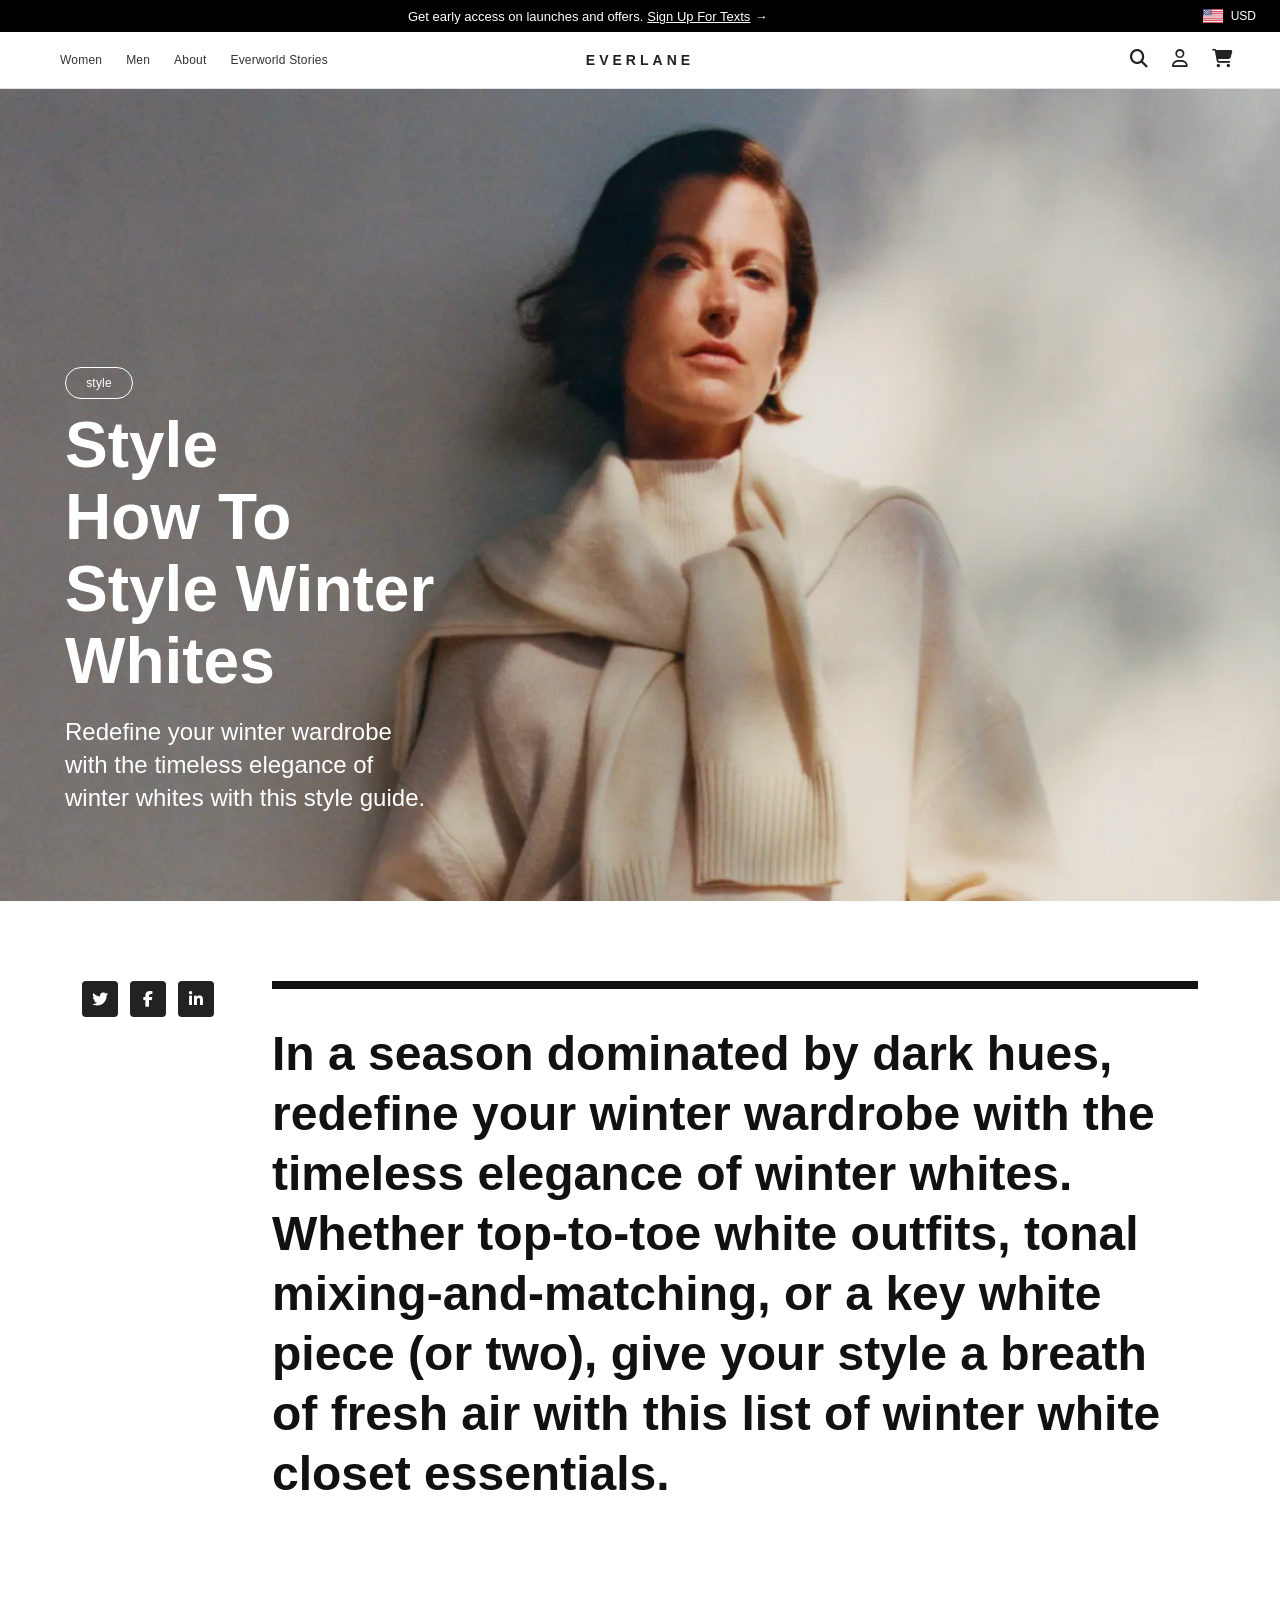
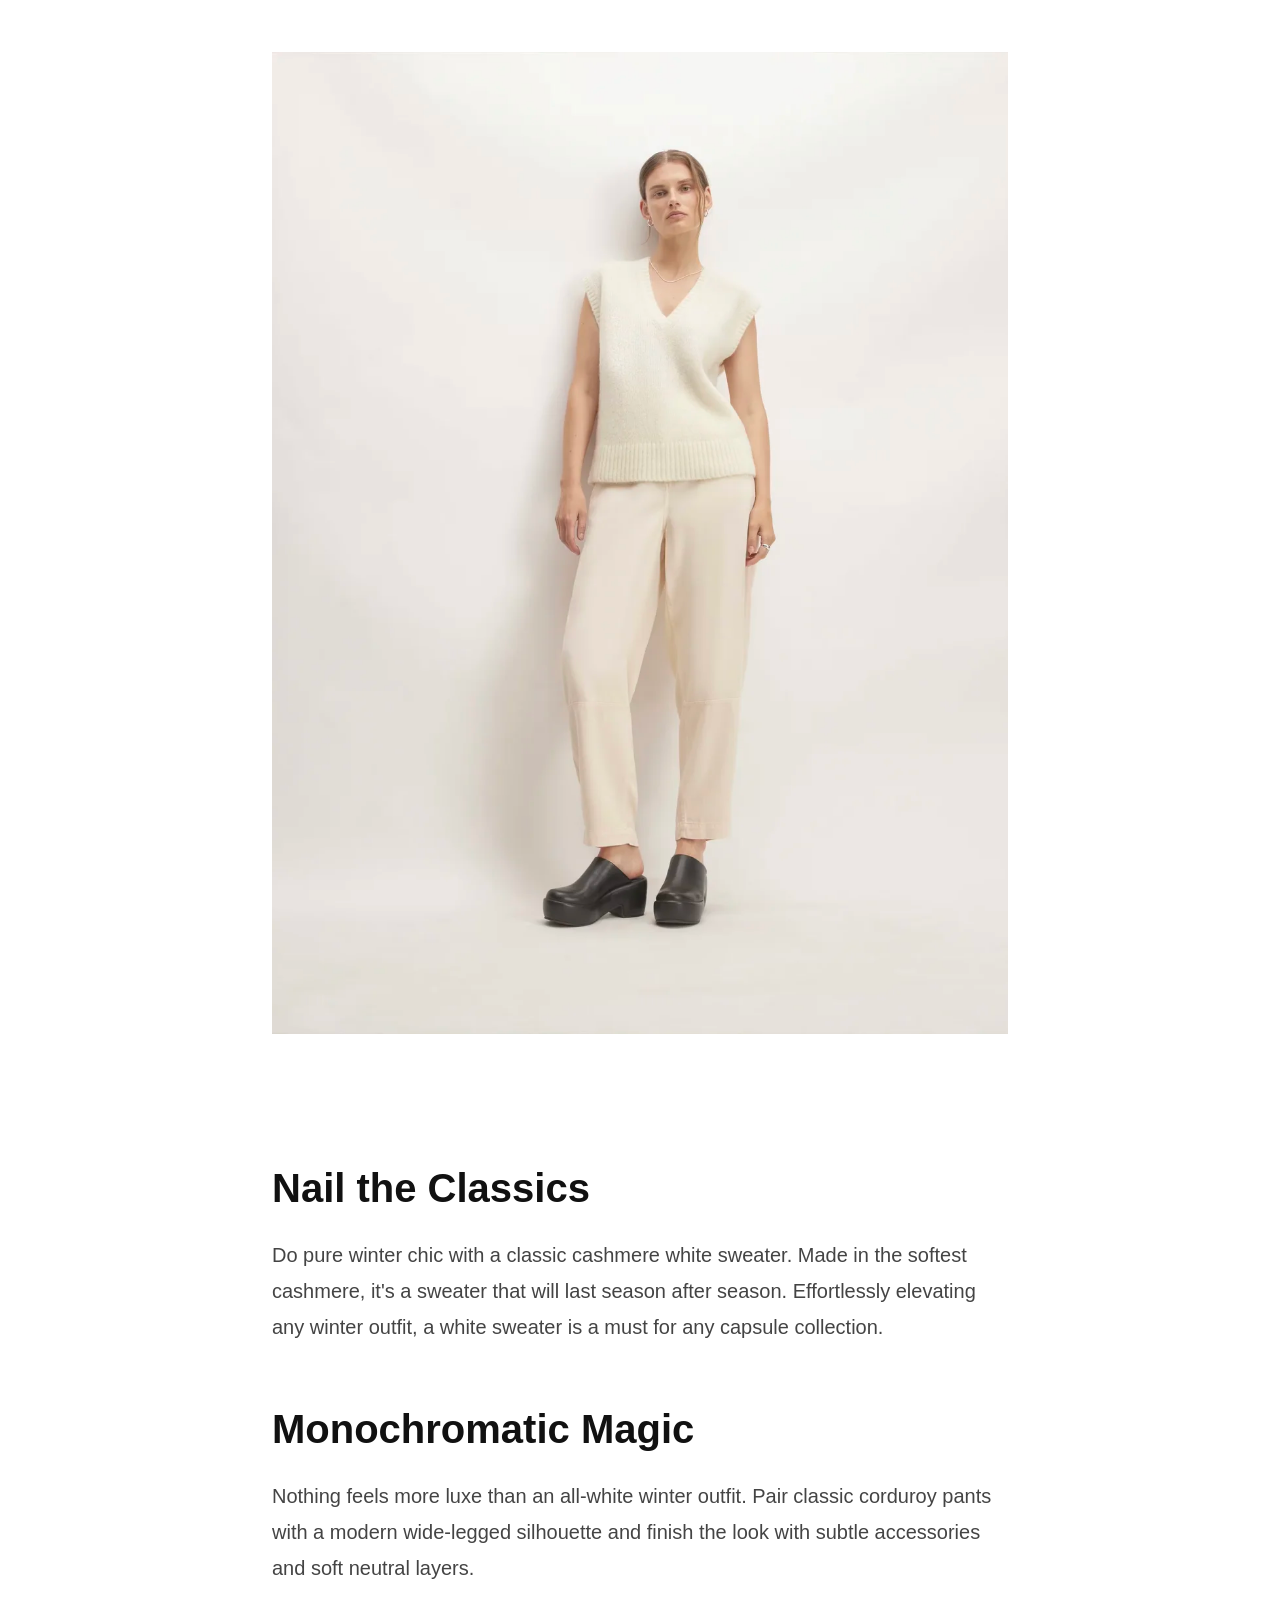
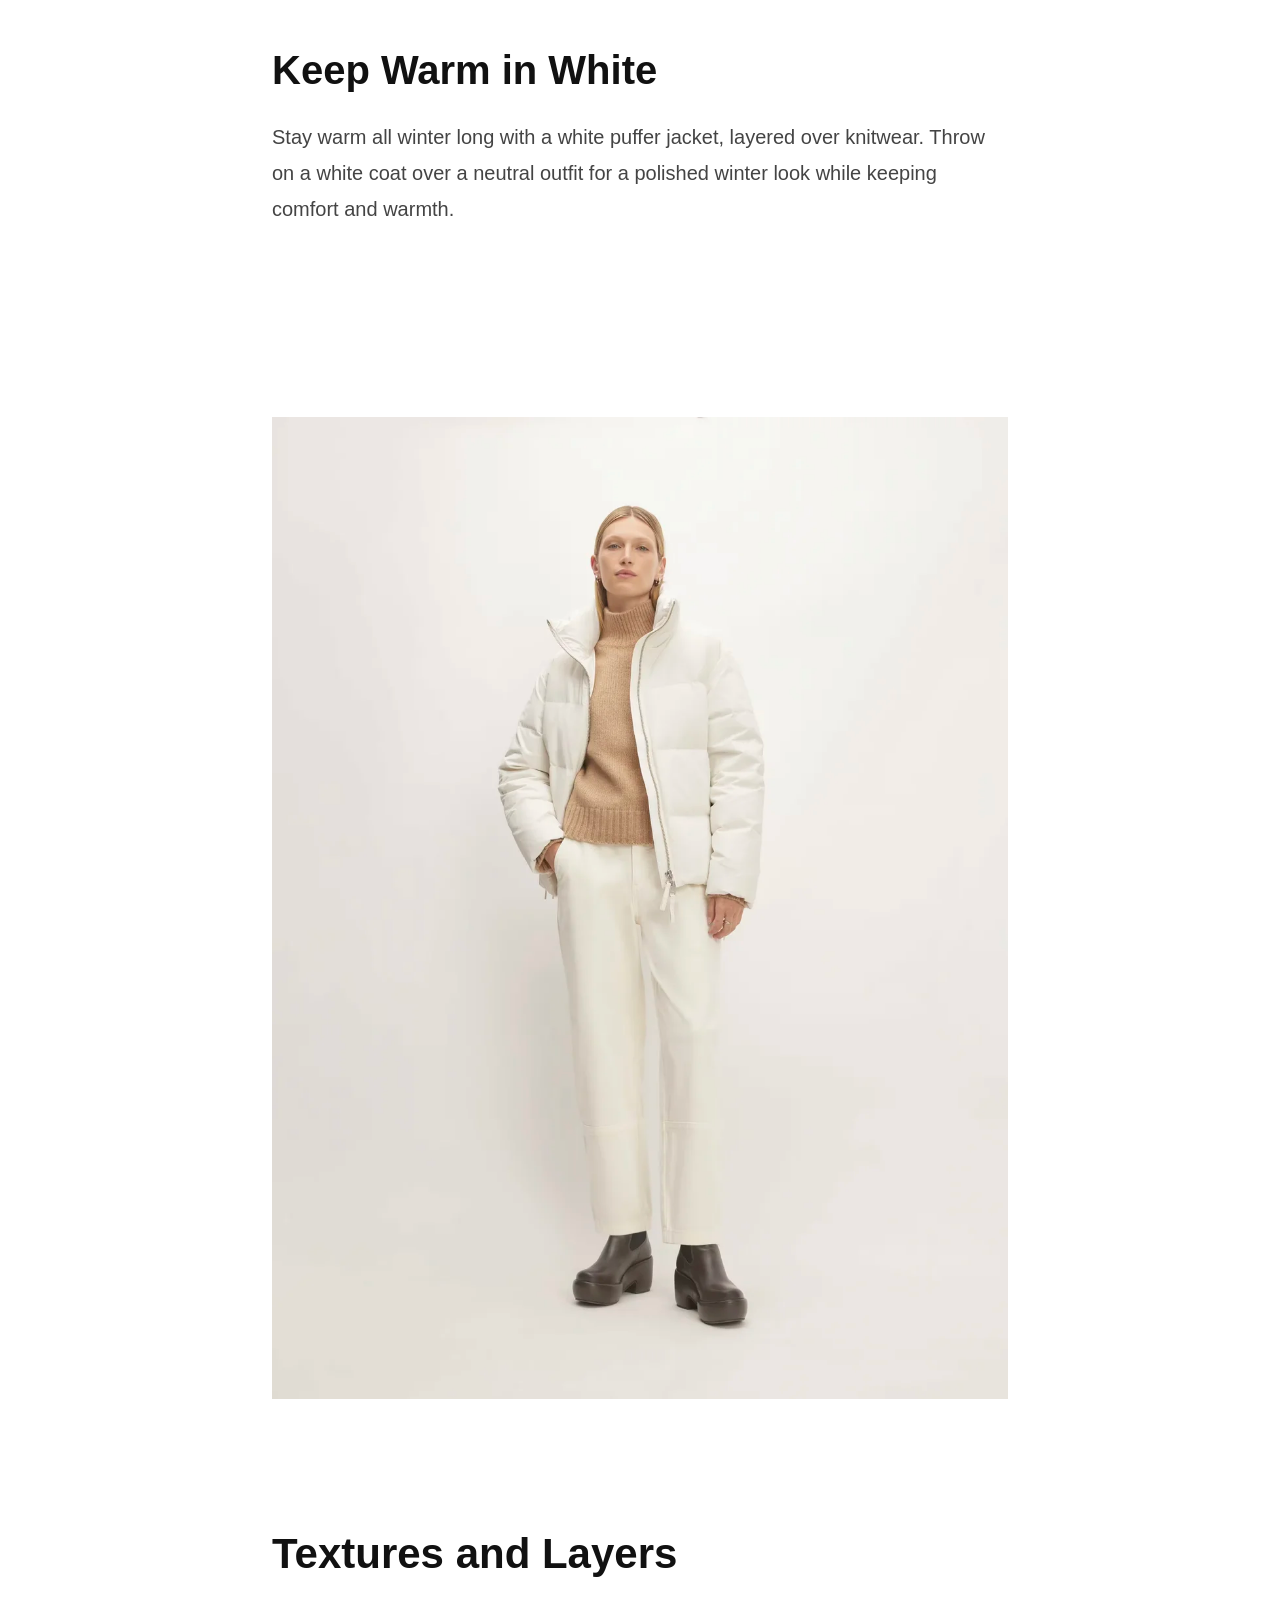
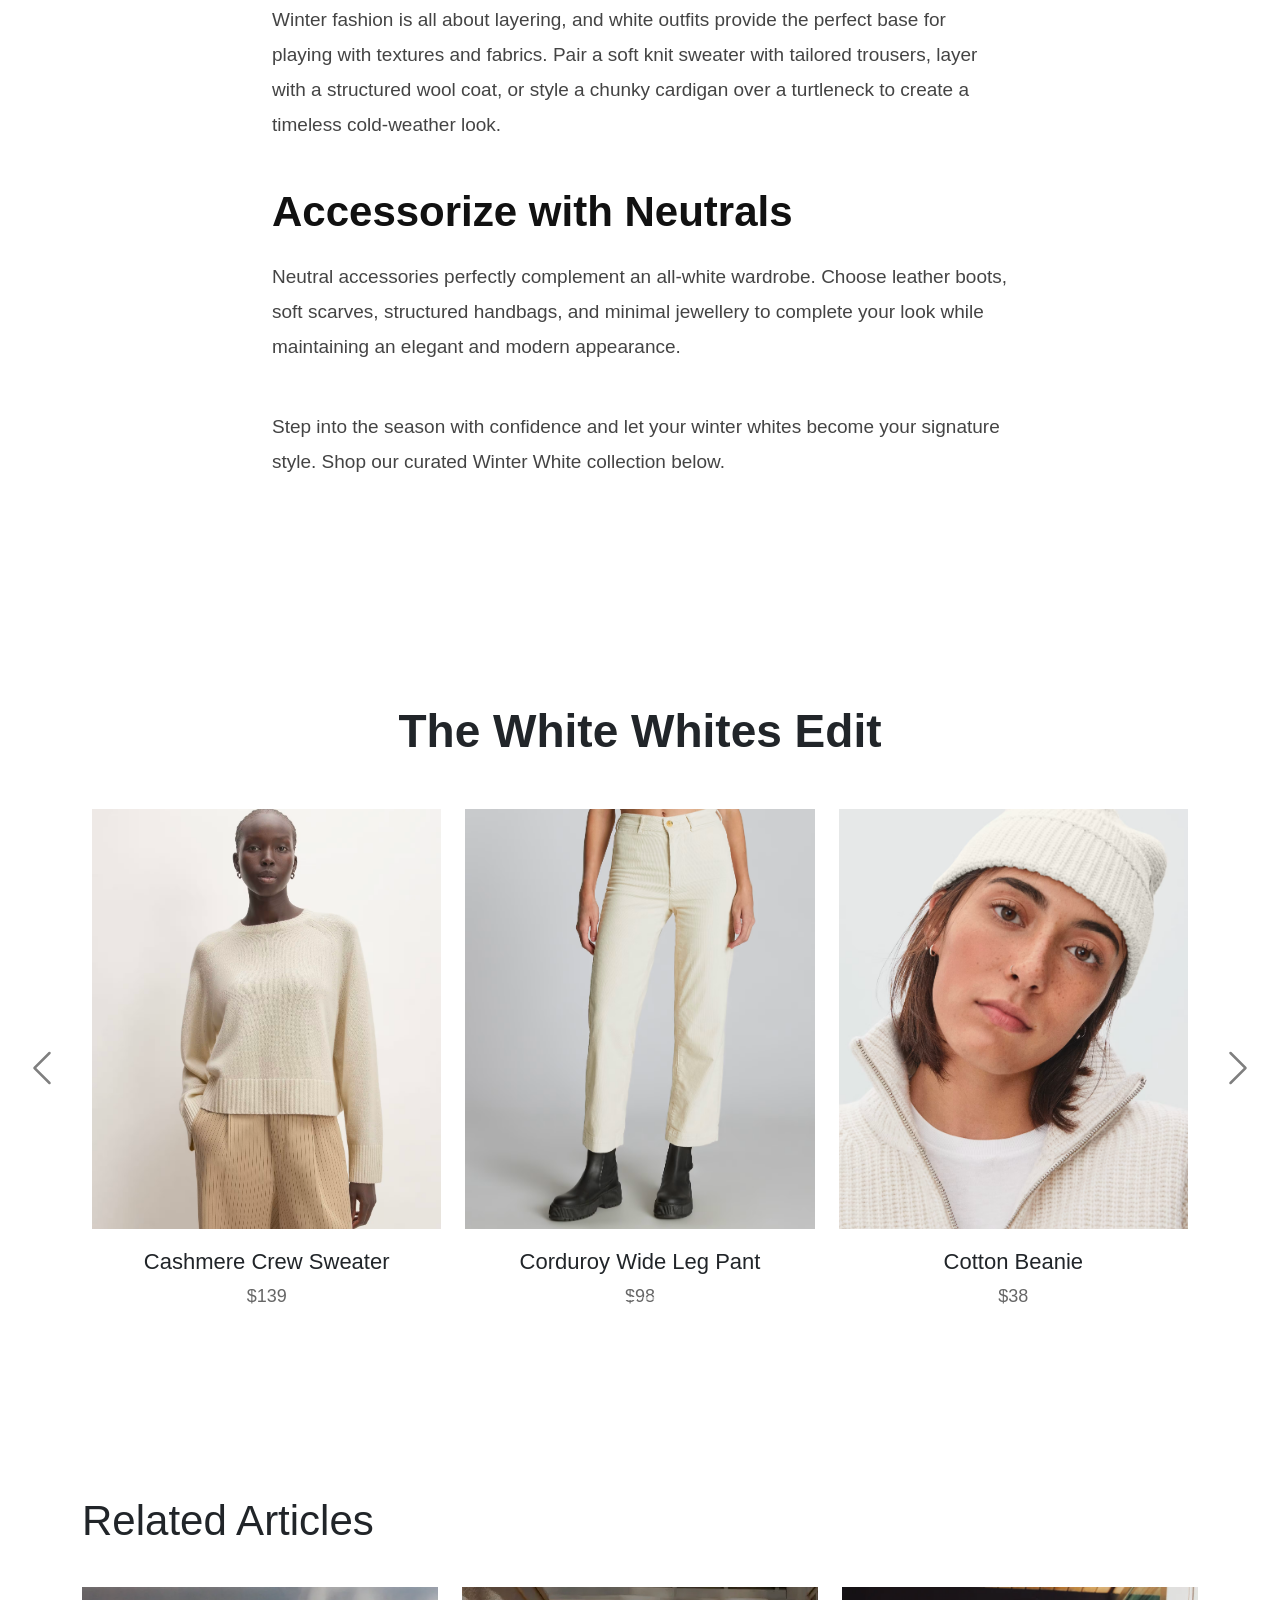
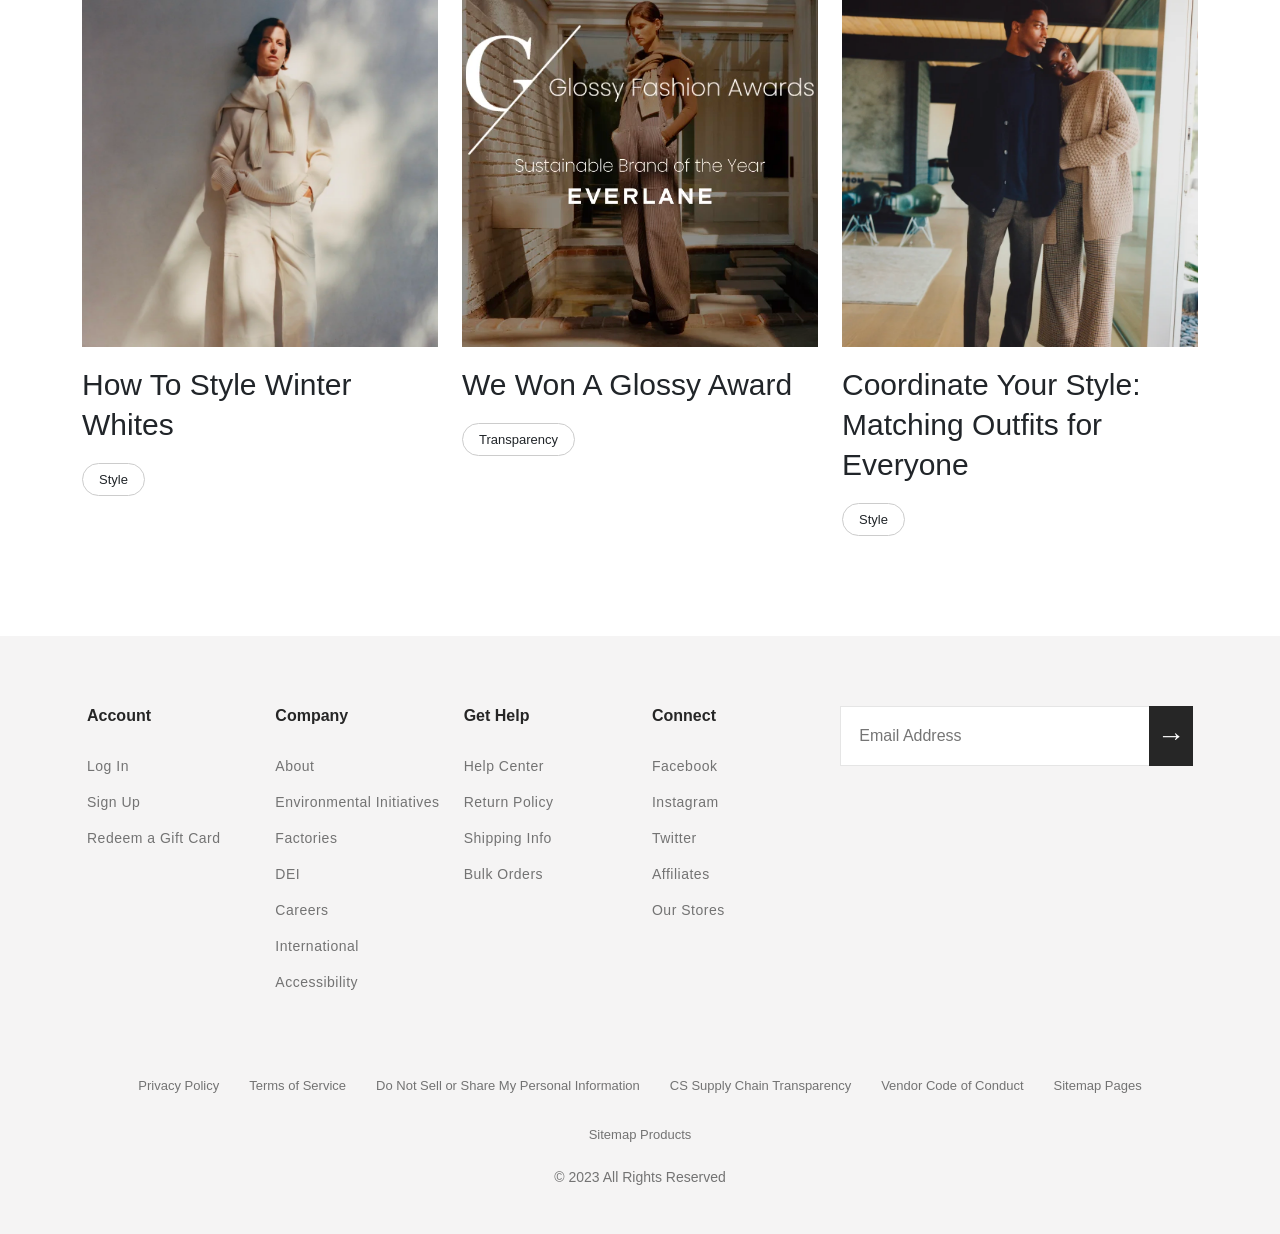
<file: blog-post.html>
<!DOCTYPE html>
<html>

<head>

    <meta charset="UTF-8">
    <meta name="viewport" content="width=device-width, initial-scale=1.0">

    <title>Blog Post | Everlane</title>

    <!-- Bootstrap CSS -->
    <link href="https://cdn.jsdelivr.net/npm/bootstrap@5.3.8/dist/css/bootstrap.min.css" rel="stylesheet">

    <!-- Google Font -->
    <link href="https://fonts.googleapis.com/css2?family=Inter:wght@300;400;500;600;700&display=swap" rel="stylesheet">

    <!-- Font Awesome -->
    <link rel="stylesheet"
        href="https://cdnjs.cloudflare.com/ajax/libs/font-awesome/6.7.2/css/all.min.css">

    <!-- Custom CSS -->
     <link rel="stylesheet" href="./header.css">
    <link rel="stylesheet" href="./blog-post.css">
    

</head>


<body>
    <!-- Bootstrap JS -->

    <script src="https://cdn.jsdelivr.net/npm/bootstrap@5.3.8/dist/js/bootstrap.bundle.min.js"></script>


    <!-- =========================
         ANNOUNCEMENT BAR
    ========================== -->

    <section class="announcement-bar py-1">

        <div class="container-fluid px-4">

            <div class="row align-items-center">

                <div class="col-lg-11 col-10 text-center">

                    <div class="d-inline-flex align-items-center gap-1 announcement-text">

                        <span>Get early access on launches and offers.</span>

                        <a href="#">
                            <span class="text-decoration-underline">
                                Sign Up For Texts
                            </span>
                        </a>

                        <span>→</span>

                    </div>

                </div>

                <div class="col-lg-1 col-2">

                    <div class="d-flex justify-content-end align-items-center gap-2">

                        <img src="./Landing_assets/language.png"
                            class="flag"
                            alt="USA Flag">

                        <span class="currency-text">
                            USD
                        </span>

                    </div>

                </div>

            </div>

        </div>

    </section>

    <!-- =========================
         HEADER
    ========================== -->

    <header>
        <!-- Top Navigation -->
        <div class="border-bottom">

            <div class="container-fluid px-5">

                <div class="row align-items-center">

                    <!-- Left Menu -->
                    <div class="col-4">

                        <div class="d-flex align-items-center">

                            <a href="./index.html" class="nav-link active-link">Women</a>

                            <!-- MEN DROPDOWN -->
                            <div class="menu-wrapper">

                                <a href="#" class="nav-link active-link">Men</a>

                                <div class="mega-menu">

                                    <div class="container">

                                        <div class="row">

                                            <!-- Highlights -->

                                            <div class="col-lg-3">

                                                <h6>HIGHLIGHTS</h6>

                                                <ul>

                                                    <li><a href="./listing.html">Shop All New Arrivals</a></li>
                                                    <li><a href="./listing.html">The Gift Guide</a></li>
                                                    <li><a href="./listing.html">New Bottoms</a></li>
                                                    <li><a href="./listing.html">New Tops</a></li>
                                                    <li><a href="./listing.html">T-Shirt Bundles</a></li>
                                                    <li><a href="./listing.html">Under $100</a></li>

                                                </ul>

                                            </div>

                                            <!-- Featured -->

                                            <div class="col-lg-3">

                                                <h6>FEATURED SHOPS</h6>

                                                <ul>

                                                    <li><a href="./listing.html">The Holiday Outfit Edit</a></li>
                                                    <li><a href="./listing.html">Giftable Sweaters</a></li>
                                                    <li><a href="./listing.html">Uniform & Capsule</a></li>
                                                    <li><a href="./listing.html">The Performance Chino Shop</a></li>
                                                    <li><a href="./listing.html">Top Rated Men's Clothing</a></li>

                                                </ul>

                                            </div>

                                            <!-- Image 1 -->

                                            <div class="col-lg-3">

                                                <div class="mega-image">

                                                    <img src="./Landing_assets/menu1.png" alt="Holiday Outfit">

                                                    <div class="mega-caption">

                                                        <h5>The Holiday<br>Outfit Edit</h5>

                                                        <span>→</span>

                                                    </div>

                                                </div>

                                            </div>

                                            <!-- Image 2 -->

                                            <div class="col-lg-3">

                                                <div class="mega-image">

                                                    <img src="./Landing_assets/menu2.png" alt="Giftable Sweaters">

                                                    <div class="mega-caption">

                                                        <h5>Giftable<br>Sweaters</h5>

                                                        <span>→</span>

                                                    </div>

                                                </div>

                                            </div>

                                        </div>

                                    </div>

                                </div>

                            </div>

                            <a href="./about.html" class="nav-link active-link">About</a>

                            <a href="./blog.html" class="nav-link active-link">Everworld Stories</a>

                        </div>

                    </div>

                    <!-- Center Logo -->
                    <div class="col-4 text-center">

                        <h3 class="logo m-0">
                            EVERLANE
                        </h3>

                    </div>

                    <!-- Right Icons -->
                    <div class="col-4 d-flex justify-content-end">

                        <div class="right-menu d-flex align-items-center gap-4">

                            <a href="javascript:void(0);" id="searchBtn">
                                <i class="fa-solid fa-magnifying-glass"></i>
                            </a>

                            <a href="#"><i class="fa-regular fa-user"></i></a>

                            <a href="#"><i class="fa-solid fa-cart-shopping"></i></a>

                        </div>

                    </div>

                </div>

            </div>

        </div>
    </header>
    <!-- =========================
         HERO SECTION
    ========================== -->

    <section class="blog-hero">

        <div class="container-fluid h-100">

            <div class="row h-100 align-items-center">

                <div class="col-lg-6">

                    <div class="blog-hero-content">

                        <a href="#" class="btn btn-light blog-hero-btn">
                            style
                        </a>
                        <h1>Style
                            <br>
                            How To Style Winter Whites</h1>

                        <p>
                            Redefine your winter wardrobe with the timeless elegance of winter whites with this style guide.
                        </p>

                        

                    </div>

                </div>

            </div>

        </div>

    </section>

    <!-- =========================================
            SECTION 2 : INTRODUCTION
    ========================================== -->

    <section class="blog-intro">

        <div class="container">

            <div class="row">

                <!-- Social Icons -->

                <div class="col-lg-2">

                    <div class="blog-social">

                        <a href="#">
                            <i class="fa-brands fa-twitter"></i>
                        </a>

                        <a href="#">
                            <i class="fa-brands fa-facebook-f"></i>
                        </a>

                        <a href="#">
                            <i class="fa-brands fa-linkedin-in"></i>
                        </a>

                    </div>

                </div>


                <!-- Article -->

                <div class="col-lg-10">

                    <div class="blog-intro-content">

                        <div class="intro-line"></div>

                        <h2>

                            In a season dominated by dark hues,
                            redefine your winter wardrobe with
                            the timeless elegance of winter whites.

                            Whether top-to-toe white outfits,
                            tonal mixing-and-matching, or a key
                            white piece (or two), give your style
                            a breath of fresh air with this list
                            of winter white closet essentials.

                        </h2>

                    </div>

                </div>

            </div>

        </div>

    </section>
    <!-- =========================================
            SECTION 3 : IMAGE
    ========================================== -->

    <section class="blog-image-one">

        <div class="container">

            <div class="row justify-content-center">

                <div class="col-lg-8 col-md-10">

                    <div class="blog-img-box">

                        <img src="./blog_assets/blog-image1.png" alt="Winter Style">

                    </div>

                </div>

            </div>

        </div>

    </section>




    <!-- =========================================
            SECTION 4 : ARTICLE
    ========================================== -->

    <section class="blog-article">

        <div class="container">

            <div class="row justify-content-center">

                <div class="col-lg-8">

                    <div class="article-box">

                        <h2>Nail the Classics</h2>

                        <p>
                            Do pure winter chic with a classic cashmere white sweater.
                            Made in the softest cashmere, it's a sweater that will
                            last season after season. Effortlessly elevating any
                            winter outfit, a white sweater is a must for any capsule
                            collection.
                        </p>


                        <h2>Monochromatic Magic</h2>

                        <p>
                            Nothing feels more luxe than an all-white winter outfit.
                            Pair classic corduroy pants with a modern wide-legged
                            silhouette and finish the look with subtle accessories
                            and soft neutral layers.
                        </p>


                        <h2>Keep Warm in White</h2>

                        <p>
                            Stay warm all winter long with a white puffer jacket,
                            layered over knitwear. Throw on a white coat over a
                            neutral outfit for a polished winter look while keeping
                            comfort and warmth.
                        </p>

                    </div>

                </div>

            </div>

        </div>

    </section>
    <!-- =========================================
            SECTION 5 : SECOND IMAGE
    ========================================= -->

    <section class="blog-image-two">

        <div class="container">

            <div class="row justify-content-center">

                <div class="col-lg-8 col-md-10">

                    <div class="blog-img-box">

                        <img src="./blog_assets/blog-image2.png" alt="Winter White Outfit">

                    </div>

                </div>

            </div>

        </div>

    </section>




    <!-- =========================================
            SECTION 6 : ARTICLE CONTENT
    ========================================= -->

    <section class="blog-content-two">

        <div class="container">

            <div class="row justify-content-center">

                <div class="col-lg-8">

                    <div class="article-box">

                        <h2>Textures and Layers</h2>

                        <p>

                            Winter fashion is all about layering, and white outfits
                            provide the perfect base for playing with textures and
                            fabrics.

                            Pair a soft knit sweater with tailored trousers, layer
                            with a structured wool coat, or style a chunky cardigan
                            over a turtleneck to create a timeless cold-weather look.

                        </p>


                        <h2>Accessorize with Neutrals</h2>

                        <p>

                            Neutral accessories perfectly complement an all-white
                            wardrobe.

                            Choose leather boots, soft scarves, structured handbags,
                            and minimal jewellery to complete your look while
                            maintaining an elegant and modern appearance.

                        </p>


                        <p>

                            Step into the season with confidence and let your winter
                            whites become your signature style. Shop our curated
                            Winter White collection below.

                        </p>

                    </div>

                </div>

            </div>

        </div>

    </section>
    <!-- =========================================
            SECTION 7 : WINTER WHITE EDIT
    ========================================= -->

    <section class="white-edit">
        <div class="container-fluid">

    <div class="row">

    <div class="col-12">

    <div class="white-edit-title">

    <h2>The White Whites Edit</h2>

    </div>


    <div id="whiteEditCarousel" class="carousel slide">


    <!-- Indicators -->

    <div class="carousel-indicators">

    <button type="button"
    data-bs-target="#whiteEditCarousel"
    data-bs-slide-to="0"
    class="active">
    </button>

    <button type="button"
    data-bs-target="#whiteEditCarousel"
    data-bs-slide-to="1">
    </button>

    </div>



    <div class="carousel-inner">

    <!-- =====================
    SLIDE 1
    ===================== -->

    <div class="carousel-item active">

    <div class="row product-row">


    <div class="col-lg-4 col-md-6">

    <div class="product-card">

    <img src="./blog_assets/product1.png">

    <h4>Cashmere Crew Sweater</h4>

    <p>$139</p>

    </div>

    </div>


    <div class="col-lg-4 col-md-6">

    <div class="product-card">

    <img src="./blog_assets/product2.png">

    <h4>Corduroy Wide Leg Pant</h4>

    <p>$98</p>

    </div>

    </div>


    <div class="col-lg-4 col-md-6">

    <div class="product-card">

    <img src="./blog_assets/product3.png">

    <h4>Cotton Beanie</h4>

    <p>$38</p>

    </div>

    </div>


    </div>

    </div>



    <!-- =====================
    SLIDE 2
    ===================== -->

    <div class="carousel-item">

    <div class="row product-row">


    <div class="col-lg-6">

    <div class="product-card">

    <img src="./blog_assets/product4.png">

    <h4>Chelsea Boot</h4>

    <p>$198</p>

    </div>

    </div>


    <div class="col-lg-6">

    <div class="product-card">

    <img src="./blog_assets/product5.png">

    <h4>Down Puffer</h4>

    <p>$198</p>

    </div>

    </div>

    </div>

    </div>

    </div>


    <button class="carousel-control-prev"
    type="button"
    data-bs-target="#whiteEditCarousel"
    data-bs-slide="prev">

    <span class="carousel-control-prev-icon"></span>

    </button>

    <button class="carousel-control-next"
    type="button"
    data-bs-target="#whiteEditCarousel"
    data-bs-slide="next">

    <span class="carousel-control-next-icon"></span>

    </button>

    </div>

    </div>

    </div>

    </div>

    </section>





    <!-- =========================================
            SECTION 8 : RELATED POSTS
    ========================================= -->

    <section class="related-posts">
        <div class="container">

            <h2>Related Articles</h2>

            <div class="row">

                <div class="col-lg-4">
                    
                    <a href="./blog-post.html" class="blog-link">
                        <div class="related-card">

                            <img src="./blog_assets/latest11.png">

                            <h3>How To Style Winter Whites</h3>

                            <span>Style</span>

                        </div>
                    </a>

                    

                </div>


                <div class="col-lg-4">

                    <a href="./blog-post.html" class="blog-link">
                        <div class="related-card">

                            <img src="./blog_assets/latest12.png">

                            <h3>We Won A Glossy Award</h3>

                            <span>Transparency</span>

                        </div>
                    </a>

                </div>


                <div class="col-lg-4">

                    
                    <a href="./blog-post.html" class="blog-link">
                        <div class="related-card">

                            <img src="./blog_assets/latest13.png">

                            <h3>Coordinate Your Style: Matching Outfits for Everyone</h3>

                            <span>Style</span>

                        </div>
                    </a>

                 </div>

            </div>

        </div>

    </section>
    <!-- =========================
            FOOTER
    ========================= -->

    <footer class="footer-section">

        <div class="container-fluid">

            <!-- Top Footer -->
            <div class="row">

                <!-- Account -->
                <div class="col-lg-2 col-md-6 col-6">

                    <h4>Account</h4>

                    <ul>
                        <li><a href="#">Log In</a></li>
                        <li><a href="#">Sign Up</a></li>
                        <li><a href="#">Redeem a Gift Card</a></li>
                    </ul>

                </div>

                <!-- Company -->
                <div class="col-lg-2 col-md-6 col-6">

                    <h4>Company</h4>

                    <ul>
                        <li><a href="./about.html">About</a></li>
                        <li><a href="#">Environmental Initiatives</a></li>
                        <li><a href="#">Factories</a></li>
                        <li><a href="#">DEI</a></li>
                        <li><a href="#">Careers</a></li>
                        <li><a href="#">International</a></li>
                        <li><a href="#">Accessibility</a></li>
                    </ul>

                </div>

                <!-- Get Help -->
                <div class="col-lg-2 col-md-6 col-6">

                    <h4>Get Help</h4>

                    <ul>
                        <li><a href="#">Help Center</a></li>
                        <li><a href="#">Return Policy</a></li>
                        <li><a href="#">Shipping Info</a></li>
                        <li><a href="#">Bulk Orders</a></li>
                    </ul>

                </div>

                <!-- Connect -->
                <div class="col-lg-2 col-md-6 col-6">

                    <h4>Connect</h4>

                    <ul>
                        <li><a href="#">Facebook</a></li>
                        <li><a href="#">Instagram</a></li>
                        <li><a href="#">Twitter</a></li>
                        <li><a href="#">Affiliates</a></li>
                        <li><a href="#">Our Stores</a></li>
                    </ul>

                </div>

                <!-- Newsletter -->
                <div class="col-lg-4 col-md-12 col-12">

                    <form class="newsletter">

                        <input type="email"
                            placeholder="Email Address">

                        <button type="submit">
                            &#8594;
                        </button>

                    </form>

                </div>

            </div>

            <!-- Bottom Footer -->

            <div class="footer-bottom">

                <a href="#">Privacy Policy</a>

                <a href="#">Terms of Service</a>

                <a href="#">Do Not Sell or Share My Personal Information</a>

                <a href="#">CS Supply Chain Transparency</a>

                <a href="#">Vendor Code of Conduct</a>

                <a href="#">Sitemap Pages</a>

                <a href="#">Sitemap Products</a>

            </div>

            <p class="copyright">
                © 2023 All Rights Reserved
            </p>

        </div>

    </footer>
</body>
</html>
</file>
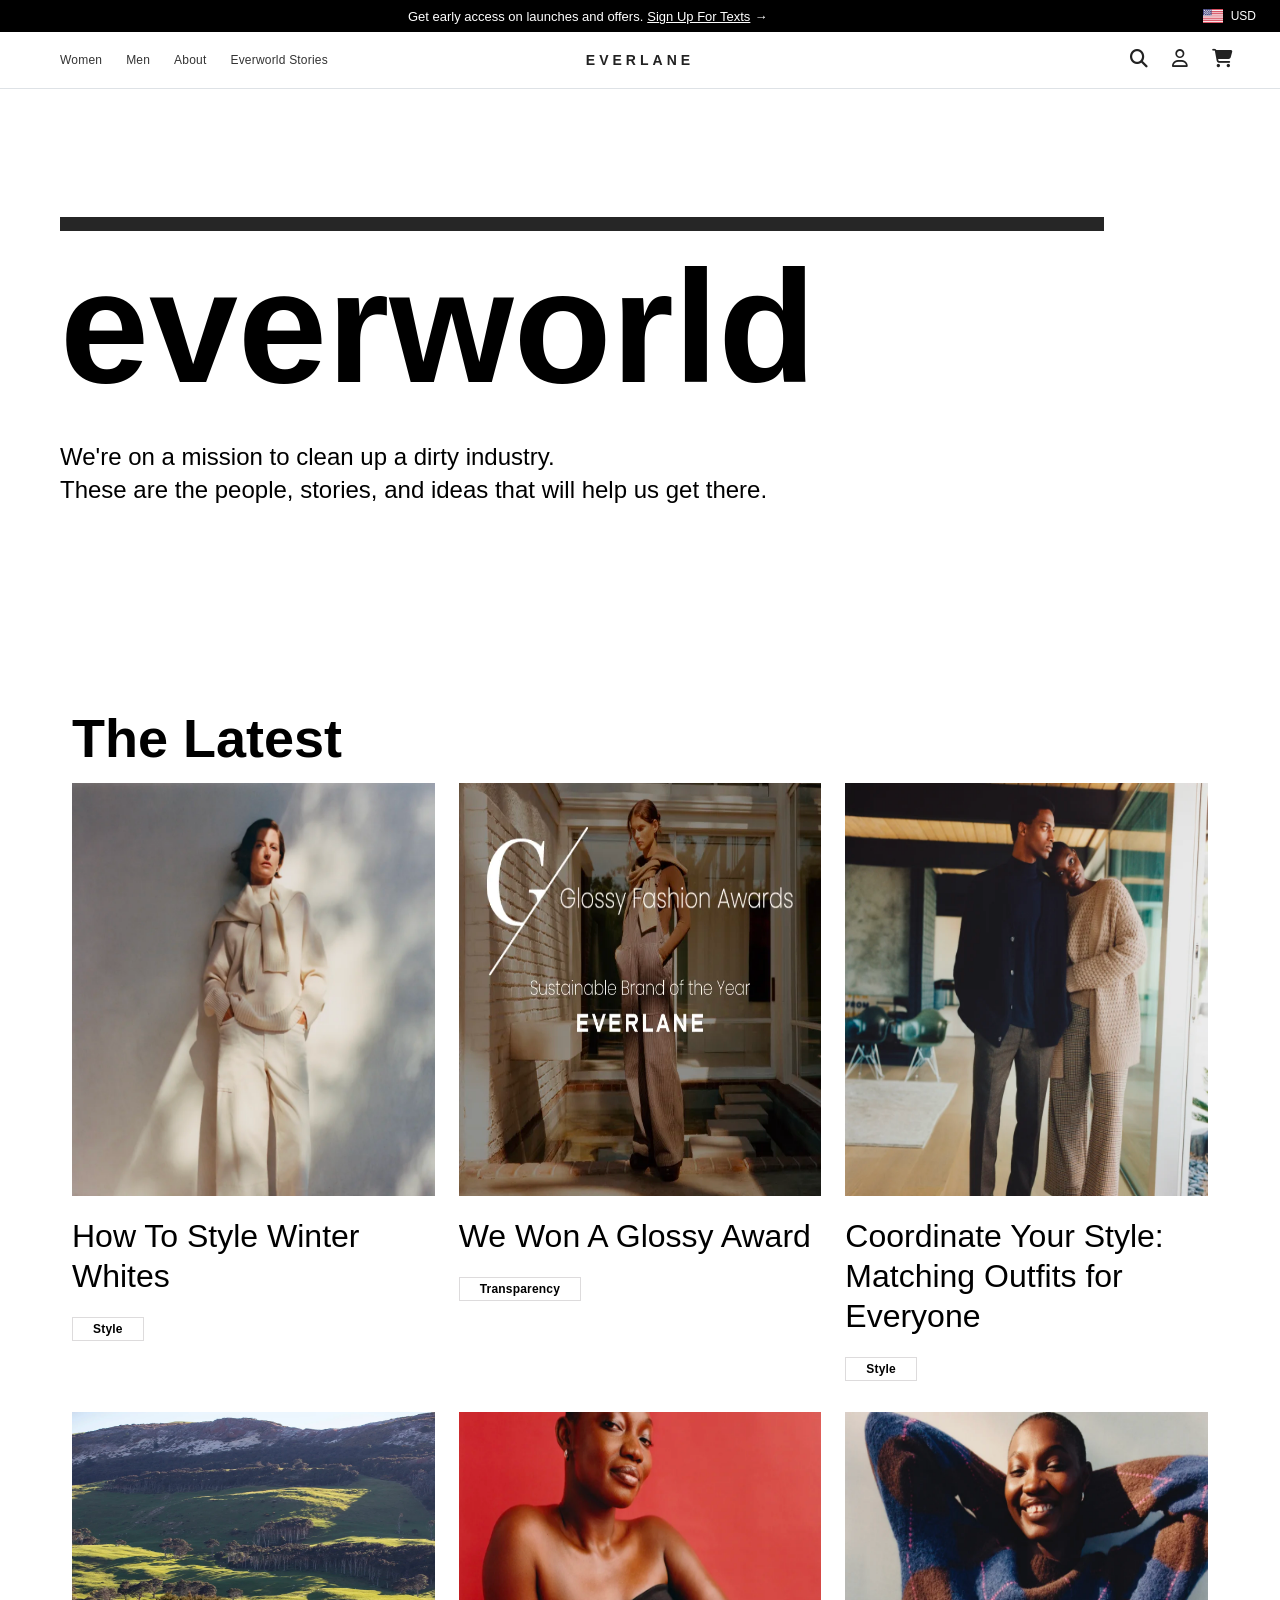
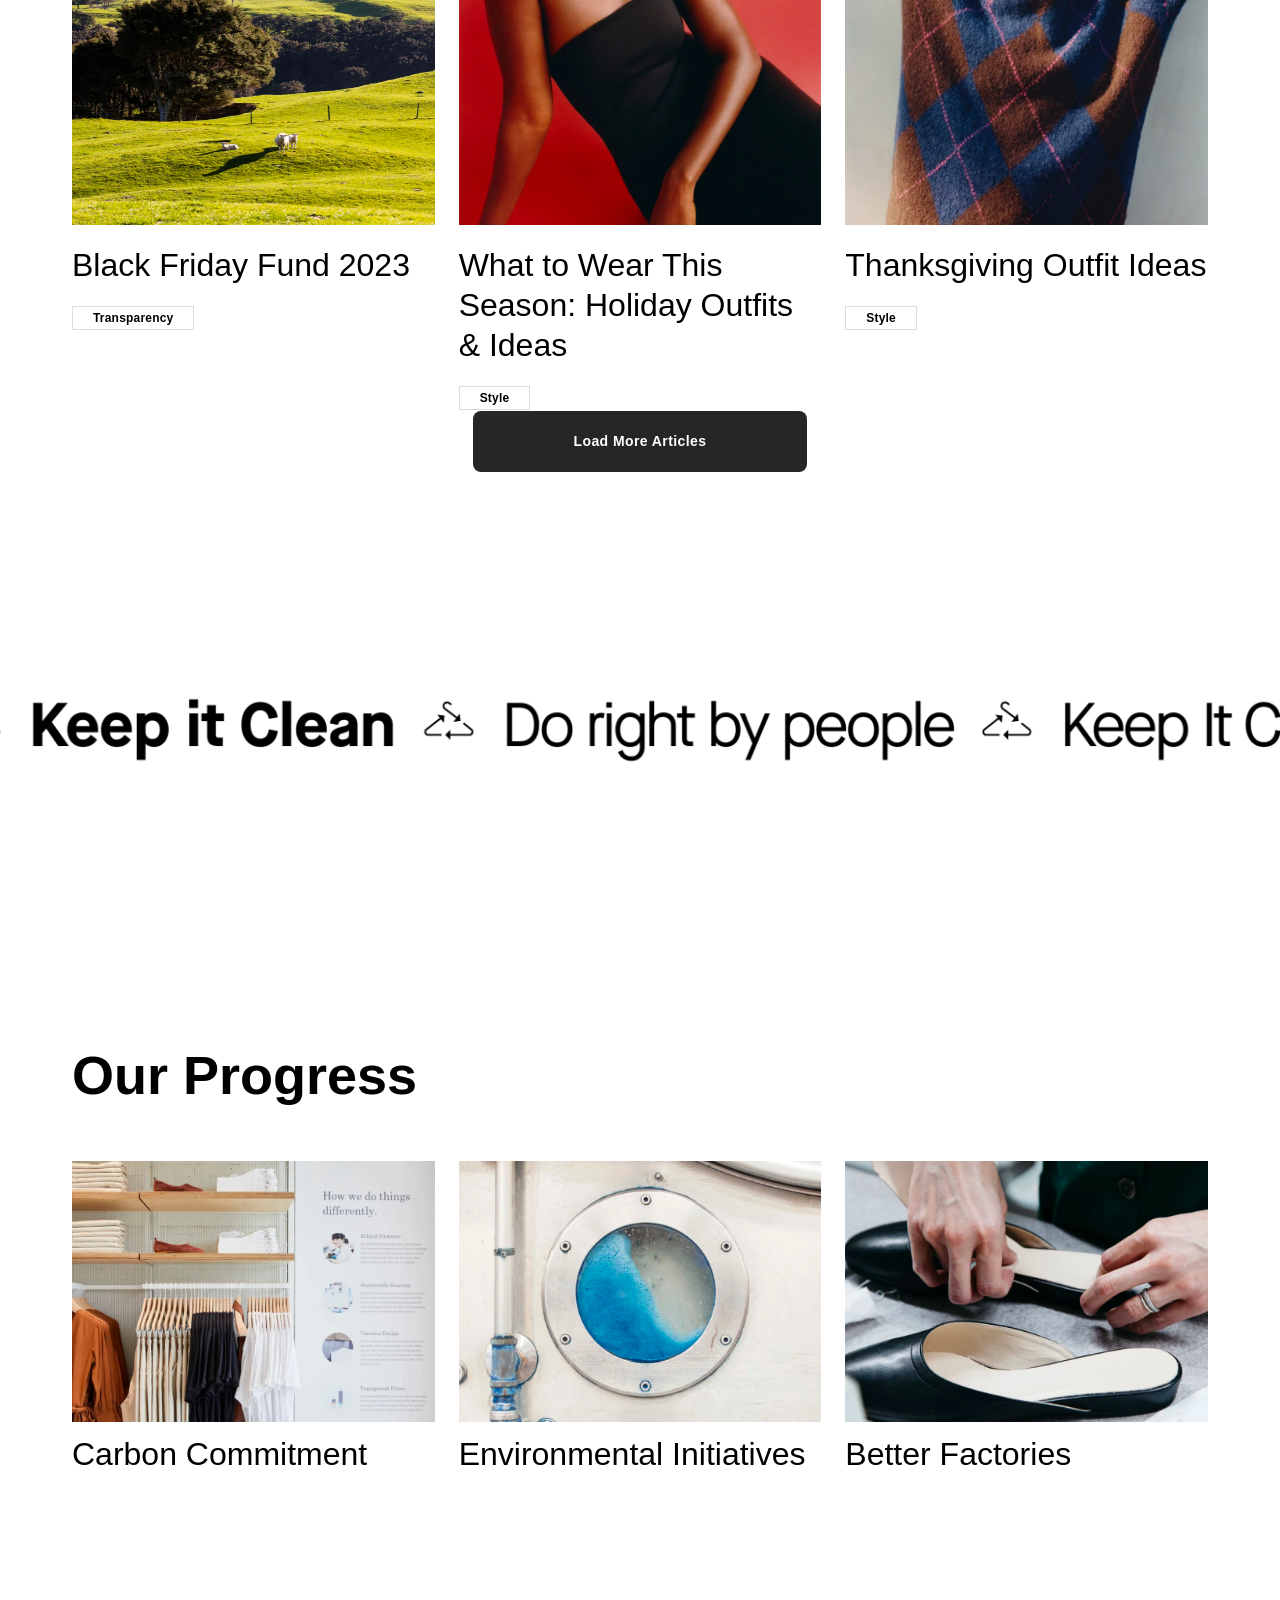
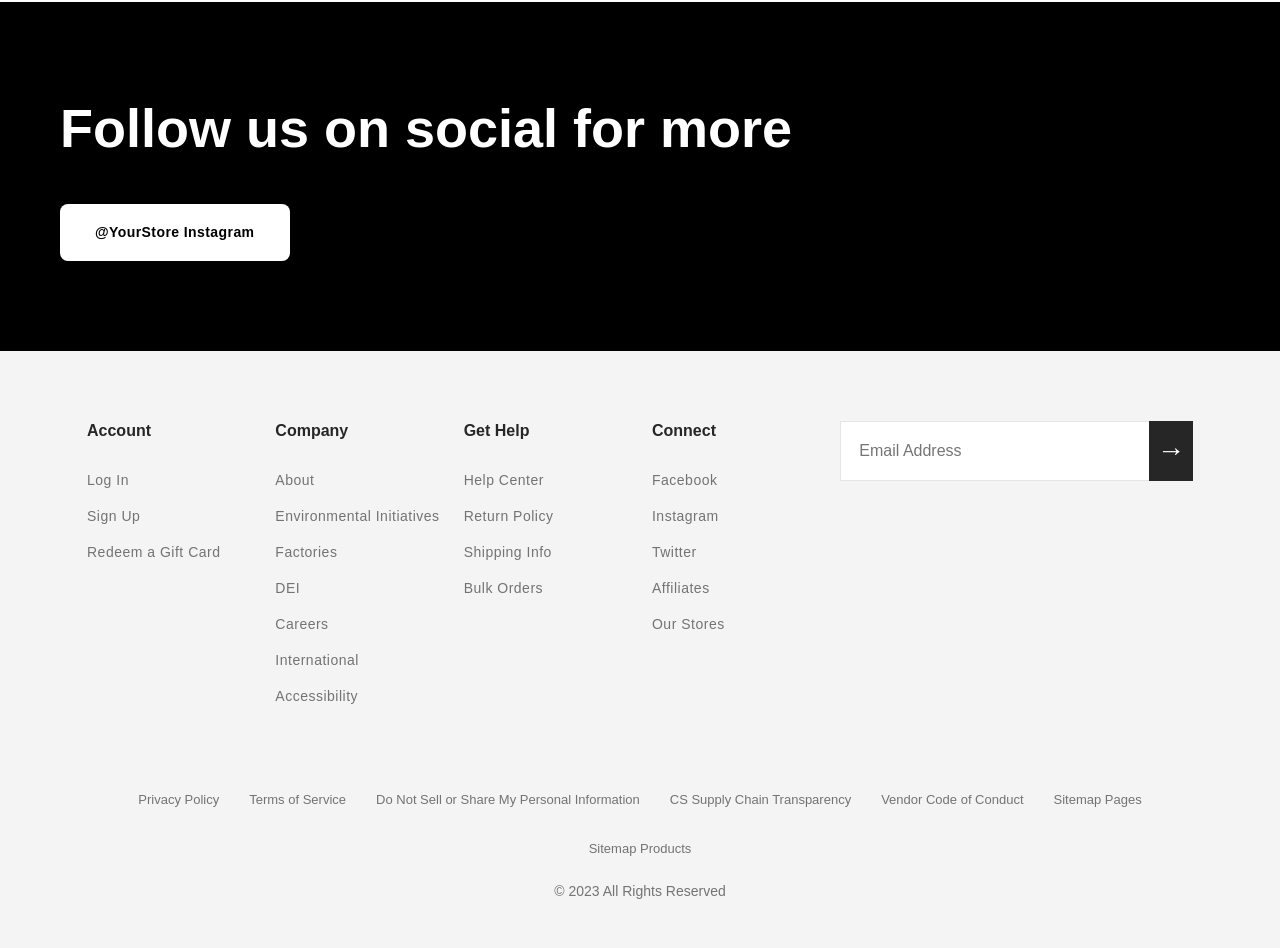
<file: blog.html>
<!DOCTYPE html>
<html>

<head>

    <meta charset="UTF-8">
    <meta name="viewport" content="width=device-width, initial-scale=1.0">

    <title>Blog | Everlane</title>

    <!-- Bootstrap CSS -->
    <link href="https://cdn.jsdelivr.net/npm/bootstrap@5.3.8/dist/css/bootstrap.min.css" rel="stylesheet">

    <!-- Google Font -->
    <link href="https://fonts.googleapis.com/css2?family=Inter:wght@300;400;500;600;700&display=swap" rel="stylesheet">

    <!-- Font Awesome -->
    <link rel="stylesheet"
        href="https://cdnjs.cloudflare.com/ajax/libs/font-awesome/6.7.2/css/all.min.css">

    <!-- Custom CSS -->
     <link rel="stylesheet" href="./header.css">
    <link rel="stylesheet" href="./blog.css">
    

</head>


<body>
    <!-- Bootstrap JS -->

    <script src="https://cdn.jsdelivr.net/npm/bootstrap@5.3.8/dist/js/bootstrap.bundle.min.js"></script>


    <!-- =========================
         ANNOUNCEMENT BAR
    ========================== -->

    <section class="announcement-bar py-1">

        <div class="container-fluid px-4">

            <div class="row align-items-center">

                <div class="col-lg-11 col-10 text-center">

                    <div class="d-inline-flex align-items-center gap-1 announcement-text">

                        <span>Get early access on launches and offers.</span>

                        <a href="#">
                            <span class="text-decoration-underline">
                                Sign Up For Texts
                            </span>
                        </a>

                        <span>→</span>

                    </div>

                </div>

                <div class="col-lg-1 col-2">

                    <div class="d-flex justify-content-end align-items-center gap-2">

                        <img src="./Landing_assets/language.png"
                            class="flag"
                            alt="USA Flag">

                        <span class="currency-text">
                            USD
                        </span>

                    </div>

                </div>

            </div>

        </div>

    </section>

    <!-- =========================
         HEADER
    ========================== -->

    <header>
        <!-- Top Navigation -->
        <div class="border-bottom">

            <div class="container-fluid px-5">

                <div class="row align-items-center">

                    <!-- Left Menu -->
                    <div class="col-4">

                        <div class="d-flex align-items-center">

                            <a href="./index.html" class="nav-link active-link">Women</a>

                            <!-- MEN DROPDOWN -->
                            <div class="menu-wrapper">

                                <a href="#" class="nav-link active-link">Men</a>

                                <div class="mega-menu">

                                    <div class="container">

                                        <div class="row">

                                            <!-- Highlights -->

                                            <div class="col-lg-3">

                                                <h6>HIGHLIGHTS</h6>

                                                <ul>

                                                    <li><a href="./listing.html">Shop All New Arrivals</a></li>
                                                    <li><a href="./listing.html">The Gift Guide</a></li>
                                                    <li><a href="./listing.html">New Bottoms</a></li>
                                                    <li><a href="./listing.html">New Tops</a></li>
                                                    <li><a href="./listing.html">T-Shirt Bundles</a></li>
                                                    <li><a href="./listing.html">Under $100</a></li>

                                                </ul>

                                            </div>

                                            <!-- Featured -->

                                            <div class="col-lg-3">

                                                <h6>FEATURED SHOPS</h6>

                                                <ul>

                                                    <li><a href="./listing.html">The Holiday Outfit Edit</a></li>
                                                    <li><a href="./listing.html">Giftable Sweaters</a></li>
                                                    <li><a href="./listing.html">Uniform & Capsule</a></li>
                                                    <li><a href="./listing.html">The Performance Chino Shop</a></li>
                                                    <li><a href="./listing.html">Top Rated Men's Clothing</a></li>

                                                </ul>

                                            </div>

                                            <!-- Image 1 -->

                                            <div class="col-lg-3">

                                                <div class="mega-image">

                                                    <img src="./Landing_assets/menu1.png" alt="Holiday Outfit">

                                                    <div class="mega-caption">

                                                        <h5>The Holiday<br>Outfit Edit</h5>

                                                        <span>→</span>

                                                    </div>

                                                </div>

                                            </div>

                                            <!-- Image 2 -->

                                            <div class="col-lg-3">

                                                <div class="mega-image">

                                                    <img src="./Landing_assets/menu2.png" alt="Giftable Sweaters">

                                                    <div class="mega-caption">

                                                        <h5>Giftable<br>Sweaters</h5>

                                                        <span>→</span>

                                                    </div>

                                                </div>

                                            </div>

                                        </div>

                                    </div>

                                </div>

                            </div>

                            <a href="./about.html" class="nav-link active-link">About</a>

                            <a href="./blog.html" class="nav-link active-link">Everworld Stories</a>

                        </div>

                    </div>

                    <!-- Center Logo -->
                    <div class="col-4 text-center">

                        <h3 class="logo m-0">
                            EVERLANE
                        </h3>

                    </div>

                    <!-- Right Icons -->
                    <div class="col-4 d-flex justify-content-end">

                        <div class="right-menu d-flex align-items-center gap-4">

                            <a href="javascript:void(0);" id="searchBtn">
                                <i class="fa-solid fa-magnifying-glass"></i>
                            </a>

                            <a href="#"><i class="fa-regular fa-user"></i></a>

                            <a href="#"><i class="fa-solid fa-cart-shopping"></i></a>

                        </div>

                    </div>

                </div>

            </div>

        </div>
    </header>

    

    <!-- ================= HERO SECTION ================= -->

    <section class="blog-hero">

        <div class="hero-line"></div>

        <h1>everworld</h1>

        <p>
            We're on a mission to clean up a dirty industry.
            <br>
            These are the people, stories, and ideas that will help us get there.
        </p>

    </section>



    <!-- =========================
            THE LATEST
    ========================= -->
    <section class="latest-section">

        <div class="container-fluid">

            <!-- Heading -->
            <div class="row">

                <div class="col-12">

                    <div class="latest-header">

                        <h2>The Latest</h2>

                    </div>

                </div>

            </div>

            <!-- Blog Cards -->
            <div class="row latest-row">

                <!-- Card 1 -->
                <div class="col-lg-4 col-md-6 col-12">

                    <div class="latest-card">

                        <img src="./blog_assets/latest1.png" class="img-fluid" alt="Latest Blog">

                        <div class="latest-content">

                            <h3>How To Style Winter Whites</h3>

                            <span>Style</span>

                        </div>

                    </div>

                </div>

                <!-- Card 2 -->
                <div class="col-lg-4 col-md-6 col-12">

                    <div class="latest-card">

                        <img src="./blog_assets/latest2.png" class="img-fluid" alt="Latest Blog">

                        <div class="latest-content">

                            <h3>We Won A Glossy Award</h3>

                            <span>Transparency</span>

                        </div>

                    </div>

                </div>

                <!-- Card 3 -->
                <div class="col-lg-4 col-md-6 col-12">

                    <div class="latest-card">

                        <img src="./blog_assets/latest3.png" class="img-fluid" alt="Latest Blog">

                        <div class="latest-content">

                            <h3>Coordinate Your Style: Matching Outfits for Everyone</h3>

                            <span>Style</span>

                        </div>

                    </div>

                </div>

                <!-- Card 4 -->
                <div class="col-lg-4 col-md-6 col-12">

                    <div class="latest-card">

                        <img src="./blog_assets/latest4.png" class="img-fluid" alt="Latest Blog">

                        <div class="latest-content">

                            <h3>Black Friday Fund 2023</h3>

                            <span>Transparency</span>

                        </div>

                    </div>

                </div>

                <!-- Card 5 -->
                <div class="col-lg-4 col-md-6 col-12">

                    <div class="latest-card">

                        <img src="./blog_assets/latest5.png" class="img-fluid" alt="Latest Blog">

                        <div class="latest-content">

                            <h3>What to Wear This Season: Holiday Outfits & Ideas</h3>

                            <span>Style</span>

                        </div>

                    </div>

                </div>

                <!-- Card 6 -->
                <div class="col-lg-4 col-md-6 col-12">

                    <div class="latest-card">

                        <img src="./blog_assets/latest6.png" class="img-fluid" alt="Latest Blog">

                        <div class="latest-content">

                            <h3>Thanksgiving Outfit Ideas</h3>

                            <span>Style</span>

                        </div>

                    </div>

                </div>

            </div>

            <!-- Button -->
            <div class="row">

                <div class="col-12 text-center">
                    <a href="./blog-post.html" class="latest-btn">
                        Load More Articles
                    </a>

                </div>

            </div>

        </div>

    </section>

    



    <!-- ================= IMAGE SECTION ================= -->

    <section class="clean-banner">

        <img src="./blog_assets/banner.png">

    </section>



    <!-- =========================
            OUR PROGRESS
    ========================= -->
    <section class="progress-section">

        <div class="container-fluid">

            <!-- Heading -->
            <div class="row">

                <div class="col-12">

                    <div class="progress-header">

                        <h2>Our Progress</h2>

                    </div>

                </div>

            </div>

            <!-- Progress Cards -->
            <div class="row progress-row">

                <!-- Card 1 -->
                <div class="col-lg-4 col-md-6 col-12">

                    <div class="progress-card">

                        <img src="./blog_assets/progress1.png"
                            class="img-fluid"
                            alt="Carbon Commitment">

                        <div class="progress-content">

                            <h3>Carbon Commitment</h3>

                        </div>

                    </div>

                </div>

                <!-- Card 2 -->
                <div class="col-lg-4 col-md-6 col-12">

                    <div class="progress-card">

                        <img src="./blog_assets/progress2.png"
                            class="img-fluid"
                            alt="Environmental Initiatives">

                        <div class="progress-content">

                            <h3>Environmental Initiatives</h3>

                        </div>

                    </div>

                </div>

                <!-- Card 3 -->
                <div class="col-lg-4 col-md-6 col-12">

                    <div class="progress-card">

                        <img src="./blog_assets/progress3.png"
                            class="img-fluid"
                            alt="Better Factories">

                        <div class="progress-content">

                            <h3>Better Factories</h3>

                        </div>

                    </div>

                </div>

            </div>

        </div>

    </section>



    <!-- ================= FOLLOW ================= -->

    <section class="follow">

        <div class="follow-content">

            <h2>Follow us on social for more</h2>

            <a href="https://www.instagram.com/" target="_blank">@YourStore Instagram</a>

        </div>

    </section>


    
    <!-- =========================
            FOOTER
    ========================= -->

    <footer class="footer-section">

        <div class="container-fluid">

            <!-- Top Footer -->
            <div class="row">

                <!-- Account -->
                <div class="col-lg-2 col-md-6 col-6">

                    <h4>Account</h4>

                    <ul>
                        <li><a href="#">Log In</a></li>
                        <li><a href="#">Sign Up</a></li>
                        <li><a href="#">Redeem a Gift Card</a></li>
                    </ul>

                </div>

                <!-- Company -->
                <div class="col-lg-2 col-md-6 col-6">

                    <h4>Company</h4>

                    <ul>
                        <li><a href="./about.html">About</a></li>
                        <li><a href="#">Environmental Initiatives</a></li>
                        <li><a href="#">Factories</a></li>
                        <li><a href="#">DEI</a></li>
                        <li><a href="#">Careers</a></li>
                        <li><a href="#">International</a></li>
                        <li><a href="#">Accessibility</a></li>
                    </ul>

                </div>

                <!-- Get Help -->
                <div class="col-lg-2 col-md-6 col-6">

                    <h4>Get Help</h4>

                    <ul>
                        <li><a href="#">Help Center</a></li>
                        <li><a href="#">Return Policy</a></li>
                        <li><a href="#">Shipping Info</a></li>
                        <li><a href="#">Bulk Orders</a></li>
                    </ul>

                </div>

                <!-- Connect -->
                <div class="col-lg-2 col-md-6 col-6">

                    <h4>Connect</h4>

                    <ul>
                        <li><a href="#">Facebook</a></li>
                        <li><a href="#">Instagram</a></li>
                        <li><a href="#">Twitter</a></li>
                        <li><a href="#">Affiliates</a></li>
                        <li><a href="#">Our Stores</a></li>
                    </ul>

                </div>

                <!-- Newsletter -->
                <div class="col-lg-4 col-md-12 col-12">

                    <form class="newsletter">

                        <input type="email"
                            placeholder="Email Address">

                        <button type="submit">
                            &#8594;
                        </button>

                    </form>

                </div>

            </div>

            <!-- Bottom Footer -->

            <div class="footer-bottom">

                <a href="#">Privacy Policy</a>

                <a href="#">Terms of Service</a>

                <a href="#">Do Not Sell or Share My Personal Information</a>

                <a href="#">CS Supply Chain Transparency</a>

                <a href="#">Vendor Code of Conduct</a>

                <a href="#">Sitemap Pages</a>

                <a href="#">Sitemap Products</a>

            </div>

            <p class="copyright">
                © 2023 All Rights Reserved
            </p>

        </div>

    </footer>
</body>
</html>
</file>
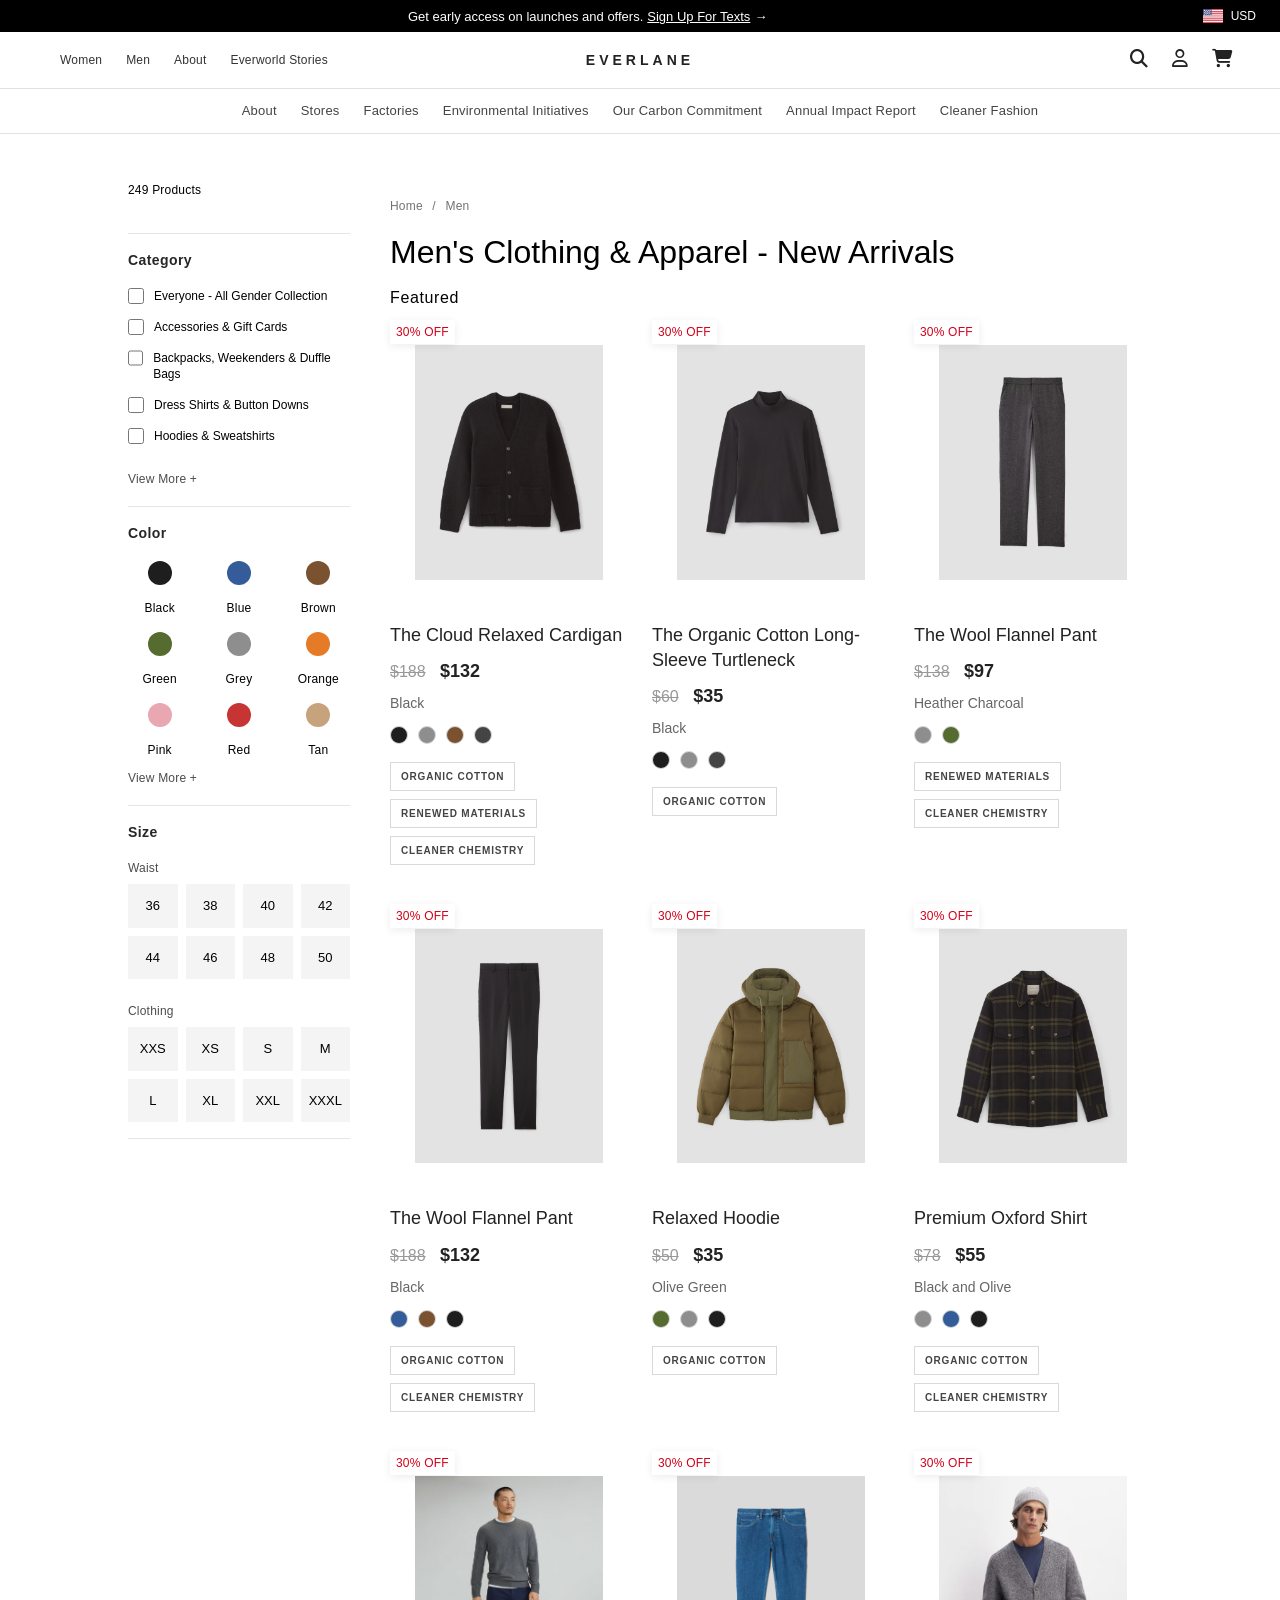
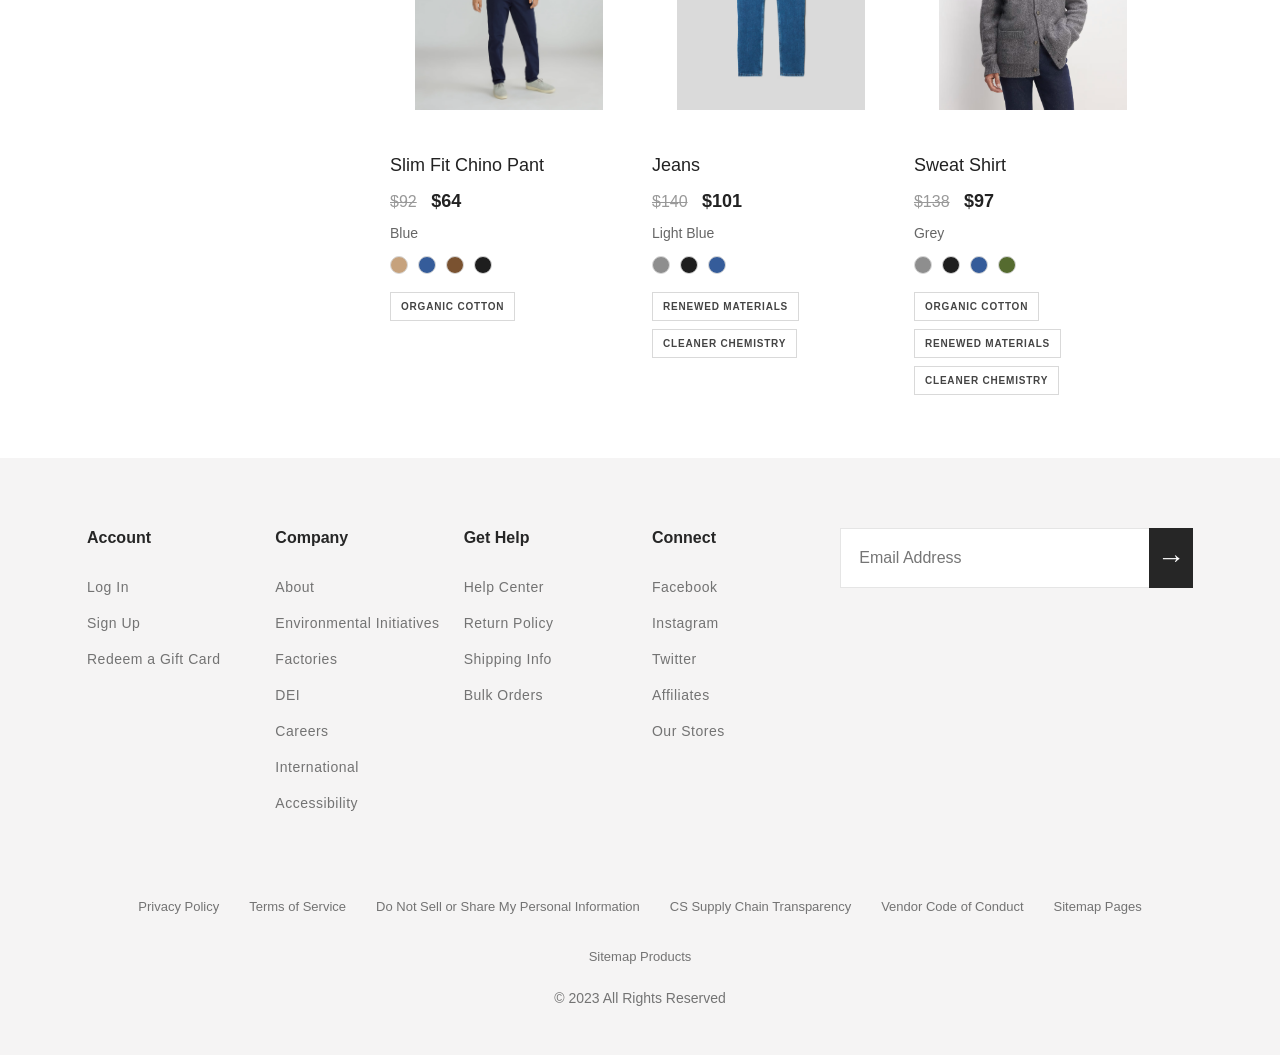
<file: listing.html>
<!DOCTYPE html>
<html>

<head>

    <meta charset="UTF-8">
    <meta name="viewport" content="width=device-width, initial-scale=1.0">

    <title>Listing | Everlane</title>

    <!-- Bootstrap CSS -->
    <link href="https://cdn.jsdelivr.net/npm/bootstrap@5.3.8/dist/css/bootstrap.min.css" rel="stylesheet">

    <!-- Google Font -->
    <link href="https://fonts.googleapis.com/css2?family=Inter:wght@300;400;500;600;700&display=swap" rel="stylesheet">

    <!-- Font Awesome -->
    <link rel="stylesheet"
        href="https://cdnjs.cloudflare.com/ajax/libs/font-awesome/6.7.2/css/all.min.css">

    <!-- Custom CSS -->
     <link rel="stylesheet" href="./header.css">
    <link rel="stylesheet" href="./listing.css">
    

</head>


<body>
    <!-- Bootstrap JS -->

    <script src="https://cdn.jsdelivr.net/npm/bootstrap@5.3.8/dist/js/bootstrap.bundle.min.js"></script>


    <!-- =========================
         ANNOUNCEMENT BAR
    ========================== -->

    <section class="announcement-bar py-1">

        <div class="container-fluid px-4">

            <div class="row align-items-center">

                <div class="col-lg-11 col-10 text-center">

                    <div class="d-inline-flex align-items-center gap-1 announcement-text">

                        <span>Get early access on launches and offers.</span>

                        <a href="#">
                            <span class="text-decoration-underline">
                                Sign Up For Texts
                            </span>
                        </a>

                        <span>→</span>

                    </div>

                </div>

                <div class="col-lg-1 col-2">

                    <div class="d-flex justify-content-end align-items-center gap-2">

                        <img src="./Landing_assets/language.png"
                            class="flag"
                            alt="USA Flag">

                        <span class="currency-text">
                            USD
                        </span>

                    </div>

                </div>

            </div>

        </div>

    </section>

    <!-- =========================
         HEADER
    ========================== -->

    <header>
        <!-- Top Navigation -->
        <div class="border-bottom">

            <div class="container-fluid px-5">

                <div class="row align-items-center">

                    <!-- Left Menu -->
                    <div class="col-4">

                        <div class="d-flex align-items-center">

                            <a href="./index.html" class="nav-link active-link">Women</a>

                            <!-- MEN DROPDOWN -->
                            <div class="menu-wrapper">

                                <a href="./listing.html" class="nav-link active-link">Men</a>

                                <div class="mega-menu">

                                    <div class="container">

                                        <div class="row">

                                            <!-- Highlights -->

                                            <div class="col-lg-3">

                                                <h6>HIGHLIGHTS</h6>

                                                <ul>

                                                    <li><a href="./listing.html">Shop All New Arrivals</a></li>
                                                    <li><a href="./listing.html">The Gift Guide</a></li>
                                                    <li><a href="./listing.html">New Bottoms</a></li>
                                                    <li><a href="./listing.html">New Tops</a></li>
                                                    <li><a href="./listing.html">T-Shirt Bundles</a></li>
                                                    <li><a href="./listing.html">Under $100</a></li>

                                                </ul>

                                            </div>

                                            <!-- Featured -->

                                            <div class="col-lg-3">

                                                <h6>FEATURED SHOPS</h6>

                                                <ul>

                                                    <li><a href="#">The Holiday Outfit Edit</a></li>
                                                    <li><a href="#">Giftable Sweaters</a></li>
                                                    <li><a href="#">Uniform & Capsule</a></li>
                                                    <li><a href="#">The Performance Chino Shop</a></li>
                                                    <li><a href="#">Top Rated Men's Clothing</a></li>

                                                </ul>

                                            </div>

                                            <!-- Image 1 -->

                                            <div class="col-lg-3">
                                                <a href="./listing.html">
                                                    <div class="mega-image">

                                                        <img src="./Landing_assets/menu1.png" alt="Holiday Outfit">

                                                        <div class="mega-caption">

                                                            <h5>The Holiday<br>Outfit Edit</h5>

                                                            <span>→</span>

                                                        </div>

                                                    </div>
                                                </a>

                                                

                                            </div>

                                            <!-- Image 2 -->

                                            <div class="col-lg-3">
                                                <a href="./listing.html">
                                                    <div class="mega-image">

                                                        <img src="./Landing_assets/menu2.png" alt="Giftable Sweaters">

                                                        <div class="mega-caption">

                                                            <h5>Giftable<br>Sweaters</h5>

                                                            <span>→</span>

                                                        </div>

                                                    </div>
                                                </a>


                                                

                                            </div>

                                        </div>

                                    </div>

                                </div>

                            </div>

                            <a href="./about.html" class="nav-link active-link">About</a>

                            <a href="./blog.html" class="nav-link active-link">Everworld Stories</a>

                        </div>

                    </div>

                    <!-- Center Logo -->
                    <div class="col-4 text-center">

                        <h3 class="logo m-0">
                            EVERLANE
                        </h3>

                    </div>

                    <!-- Right Icons -->
                    <div class="col-4 d-flex justify-content-end">

                        <div class="right-menu d-flex align-items-center gap-4">

                            <a href="javascript:void(0);" id="searchBtn">
                                <i class="fa-solid fa-magnifying-glass"></i>
                            </a>

                            <a href="#"><i class="fa-regular fa-user"></i></a>

                            <a href="#"><i class="fa-solid fa-cart-shopping"></i></a>

                        </div>

                    </div>

                </div>

            </div>

        </div>

        <!-- Bottom Navigation -->

        <div class="border-bottom">

            <div class="container-fluid">

                <ul class="nav justify-content-center category-menu py-2">

                    <li class="nav-item"><a class="nav-link" href="./about.html">About</a></li>
                    <li class="nav-item"><a class="nav-link" href="./stores.html">Stores</a></li>
                    <li class="nav-item"><a class="nav-link" href="#">Factories</a></li>
                    <li class="nav-item"><a class="nav-link" href="#">Environmental Initiatives</a></li>
                    <li class="nav-item"><a class="nav-link" href="#">Our Carbon Commitment</a></li>
                    <li class="nav-item"><a class="nav-link" href="#">Annual Impact Report</a></li>
                    <li class="nav-item"><a class="nav-link" href="#">Cleaner Fashion</a></li>

                </ul>

            </div>

        </div>

    </header>
    <!-- ==========================================
            MEN PRODUCT LISTING
    =========================================== -->

    <section class="product-listing py-5">

        <div class="container-fluid px-lg-5 px-md-4 px-3">

            <div class="row custom-gap">

                <!-- =====================================
                        FILTER SIDEBAR
                ====================================== -->

                <div class="col-12 col-lg-3 mb-5 mb-lg-0">

                    <aside class="filter-sidebar">

                        <p class="product-count">249 Products</p>

                        
                        <!-- Category -->

                        <div class="filter-box">

                            <h5 class="filter-heading">
                                Category
                            </h5>

                            <label>
                                <input type="checkbox">
                                Everyone - All Gender Collection
                            </label>

                            <label>
                                <input type="checkbox">
                                Accessories & Gift Cards
                            </label>

                            <label>
                                <input type="checkbox">
                                Backpacks, Weekenders & Duffle Bags
                            </label>

                            <label>
                                <input type="checkbox">
                                Dress Shirts & Button Downs
                            </label>

                            <label>
                                <input type="checkbox">
                                Hoodies & Sweatshirts
                            </label>

                            <a href="#" class="view-more">
                                View More +
                            </a>

                        </div>

                        <!-- Color -->

                        <div class="filter-box">

                            <h5 class="filter-heading">
                                Color
                            </h5>

                            <div class="row g-3 text-center">

                                <div class="col-4">
                                    <span class="color black"></span>
                                    <p>Black</p>
                                </div>

                                <div class="col-4">
                                    <span class="color blue"></span>
                                    <p>Blue</p>
                                </div>

                                <div class="col-4">
                                    <span class="color brown"></span>
                                    <p>Brown</p>
                                </div>

                                <div class="col-4">
                                    <span class="color green"></span>
                                    <p>Green</p>
                                </div>

                                <div class="col-4">
                                    <span class="color grey"></span>
                                    <p>Grey</p>
                                </div>

                                <div class="col-4">
                                    <span class="color orange"></span>
                                    <p>Orange</p>
                                </div>

                                <div class="col-4">
                                    <span class="color pink"></span>
                                    <p>Pink</p>
                                </div>

                                <div class="col-4">
                                    <span class="color red"></span>
                                    <p>Red</p>
                                </div>

                                <div class="col-4">
                                    <span class="color tan"></span>
                                    <p>Tan</p>
                                </div>

                            </div>
                            <a href="#" class="view-more">
                                View More +
                            </a>

                        </div>

                        <!-- Size -->

                        <div class="filter-box">

                            <h5 class="filter-heading">
                                Size
                            </h5>

                            <h6 class="size-title">
                                Waist
                            </h6>

                            <div class="row g-2">

                                <div class="col-3"><button class="size-btn">36</button></div>
                                <div class="col-3"><button class="size-btn">38</button></div>
                                <div class="col-3"><button class="size-btn">40</button></div>
                                <div class="col-3"><button class="size-btn">42</button></div>

                                <div class="col-3"><button class="size-btn">44</button></div>
                                <div class="col-3"><button class="size-btn">46</button></div>
                                <div class="col-3"><button class="size-btn">48</button></div>
                                <div class="col-3"><button class="size-btn">50</button></div>

                            </div>

                            <h6 class="size-title mt-4">
                                Clothing
                            </h6>

                            <div class="row g-2">

                                <div class="col-3"><button class="size-btn">XXS</button></div>
                                <div class="col-3"><button class="size-btn">XS</button></div>
                                <div class="col-3"><button class="size-btn">S</button></div>
                                <div class="col-3"><button class="size-btn">M</button></div>

                                <div class="col-3"><button class="size-btn">L</button></div>
                                <div class="col-3"><button class="size-btn">XL</button></div>
                                <div class="col-3"><button class="size-btn">XXL</button></div>
                                <div class="col-3"><button class="size-btn">XXXL</button></div>

                            </div>

                        </div>

                    </aside>

                </div>

                <!-- =====================================
                        PRODUCT AREA
                ====================================== -->

                <div class="col-12 col-lg-9">

                    <nav class="breadcrumb-nav">

                        <a href="./index.html">Home</a>

                        <span>/</span>

                        <a href="./listing.html">Men</a>

                    </nav>

                    <h2 class="listing-title">

                        Men's Clothing & Apparel - New Arrivals

                    </h2>

                    <p class="featured-text">

                        Featured

                    </p>

                    <div class="row g-4">

                        <!-- PRODUCT 1 -->

                        <div class="col-12 col-sm-6 col-lg-4">

                            <div class="product-card">

                                <span class="sale-badge">
                                    30% OFF
                                </span>

                                <img src="./list_assets/men1.png"
                                    class="img-fluid"
                                    alt="Men Product">

                                <div class="product-info">

                                    <h5>

                                        The Cloud Relaxed Cardigan

                                    </h5>

                                    <p class="price">

                                        <del>$188</del>

                                        <span>$132</span>

                                    </p>

                                    <p class="product-color">

                                        Black

                                    </p>

                                    <div class="product-colors">

                                        <span class="black"></span>
                                        <span class="grey"></span>
                                        <span class="brown"></span>
                                        <span class="dark"></span>

                                    </div>

                                    <div class="badge-group">

                                        <span>ORGANIC COTTON</span>

                                        <span>RENEWED MATERIALS</span>

                                        <span>CLEANER CHEMISTRY</span>

                                    </div>

                                </div>

                            </div>

                        </div>

                        <!-- PRODUCT 2 -->

                        <div class="col-12 col-sm-6 col-lg-4">

                            <div class="product-card">

                                <span class="sale-badge">

                                    30% OFF

                                </span>

                                <img src="./list_assets/men2.png"
                                    class="img-fluid"
                                    alt="Men Product">

                                <div class="product-info">

                                    <h5>

                                        The Organic Cotton Long-Sleeve Turtleneck

                                    </h5>

                                    <p class="price">

                                        <del>$60</del>

                                        <span>$35</span>

                                    </p>

                                    <p class="product-color">

                                        Black

                                    </p>

                                    <div class="product-colors">

                                        <span class="black"></span>
                                        <span class="grey"></span>
                                        <span class="dark"></span>

                                    </div>

                                    <div class="badge-group">

                                        <span>ORGANIC COTTON</span>

                                    </div>

                                </div>

                            </div>

                        </div>

                        <!-- PRODUCT 3 -->

                        <div class="col-12 col-sm-6 col-lg-4">

                            <div class="product-card">

                                <span class="sale-badge">

                                    30% OFF

                                </span>

                                <img src="./list_assets/men3.png"
                                    class="img-fluid"
                                    alt="Men Product">

                                <div class="product-info">

                                    <h5>

                                        The Wool Flannel Pant

                                    </h5>

                                    <p class="price">

                                        <del>$138</del>

                                        <span>$97</span>

                                    </p>

                                    <p class="product-color">

                                        Heather Charcoal

                                    </p>

                                    <div class="product-colors">

                                        <span class="grey"></span>
                                        <span class="green"></span>

                                    </div>

                                    <div class="badge-group">

                                        <span>RENEWED MATERIALS</span>

                                        <span>CLEANER CHEMISTRY</span>

                                    </div>

                                </div>

                            </div>

                        </div>

                        <!-- =========================
                                PRODUCT 4
                        ========================= -->

                        <div class="col-12 col-sm-6 col-lg-4">

                            <div class="product-card">

                                <span class="sale-badge">
                                    30% OFF
                                </span>

                                <img src="./list_assets/men4.png"
                                    class="img-fluid"
                                    alt="Classic Crew Sweater">

                                <div class="product-info">

                                    <h5>
                                        The Wool Flannel Pant
                                    </h5>

                                    <p class="price">
                                        <del>$188</del>
                                        <span>$132</span>
                                    </p>

                                    <p class="product-color">
                                        Black
                                    </p>

                                    <div class="product-colors">

                                        <span class="blue"></span>
                                        <span class="brown"></span>
                                        <span class="black"></span>

                                    </div>

                                    <div class="badge-group">

                                        <span>ORGANIC COTTON</span>

                                        <span>CLEANER CHEMISTRY</span>

                                    </div>

                                </div>

                            </div>

                        </div>


                        <!-- =========================
                                PRODUCT 5
                        ========================= -->

                        <div class="col-12 col-sm-6 col-lg-4">

                            <div class="product-card">

                                <span class="sale-badge">
                                    30% OFF
                                </span>

                                <img src="./list_assets/men5.png"
                                    class="img-fluid"
                                    alt="Relaxed Hoodie">

                                <div class="product-info">

                                    <h5>
                                        Relaxed Hoodie
                                    </h5>

                                    <p class="price">
                                        <del>$50</del>
                                        <span>$35</span>
                                    </p>

                                    <p class="product-color">
                                        Olive Green
                                    </p>

                                    <div class="product-colors">

                                        <span class="green"></span>
                                        <span class="grey"></span>
                                        <span class="black"></span>

                                    </div>

                                    <div class="badge-group">

                                        

                                        <span>ORGANIC COTTON</span>

                                    </div>

                                </div>

                            </div>

                        </div>


                        <!-- =========================
                                PRODUCT 6
                        ========================= -->

                        <div class="col-12 col-sm-6 col-lg-4">

                            <div class="product-card">

                                <span class="sale-badge">
                                    30% OFF
                                </span>

                                <img src="./list_assets/men6.png"
                                    class="img-fluid"
                                    alt="Premium Oxford Shirt">

                                <div class="product-info">

                                    <h5>
                                        Premium Oxford Shirt
                                    </h5>

                                    <p class="price">
                                        <del>$78</del>
                                        <span>$55</span>
                                    </p>

                                    <p class="product-color">
                                        Black and Olive
                                    </p>

                                    <div class="product-colors">

                                        <span class="grey"></span>
                                        <span class="blue"></span>
                                        <span class="black"></span>

                                    </div>

                                    <div class="badge-group">

                                        <span>ORGANIC COTTON</span>

                                        <span>CLEANER CHEMISTRY</span>

                                    </div>

                                </div>

                            </div>

                        </div>

                        <!-- =========================
                                PRODUCT 7
                        ========================= -->

                        <div class="col-12 col-sm-6 col-lg-4">

                            <div class="product-card">

                                <span class="sale-badge">
                                    30% OFF
                                </span>

                                <img src="./list_assets/men7.png"
                                    class="img-fluid"
                                    alt="Slim Fit Chino Pant">

                                <div class="product-info">

                                    <h5>
                                        Slim Fit Chino Pant
                                    </h5>

                                    <p class="price">
                                        <del>$92</del>
                                        <span>$64</span>
                                    </p>

                                    <p class="product-color">
                                        Blue
                                    </p>

                                    <div class="product-colors">

                                        <span class="tan"></span>
                                        <span class="blue"></span>
                                        <span class="brown"></span>
                                        <span class="black"></span>

                                    </div>

                                    <div class="badge-group">

                                        <span>ORGANIC COTTON</span>

                                        

                                    </div>

                                </div>

                            </div>

                        </div>



                        <!-- =========================
                                PRODUCT 8
                        ========================= -->

                        <div class="col-12 col-sm-6 col-lg-4">

                            <div class="product-card">

                                <span class="sale-badge">
                                    30% OFF
                                </span>

                                <img src="./list_assets/men8.png"
                                    class="img-fluid"
                                    alt="Performance Zip Jacket">

                                <div class="product-info">

                                    <h5>
                                        Jeans
                                    </h5>

                                    <p class="price">
                                        <del>$140</del>
                                        <span>$101</span>
                                    </p>

                                    <p class="product-color">
                                        Light Blue
                                    </p>

                                    <div class="product-colors">

                                        <span class="grey"></span>
                                        <span class="black"></span>
                                        <span class="blue"></span>

                                    </div>

                                    <div class="badge-group">

                                        <span>RENEWED MATERIALS</span>

                                        <span>CLEANER CHEMISTRY</span>

                                    </div>

                                </div>

                            </div>

                        </div>



                        <!-- =========================
                                PRODUCT 9
                        ========================= -->

                        <div class="col-12 col-sm-6 col-lg-4">

                            <div class="product-card">

                                <span class="sale-badge">
                                    30% OFF
                                </span>

                                <img src="./list_assets/men9.png"
                                    class="img-fluid"
                                    alt="Everyday Essential Tee">

                                <div class="product-info">

                                    <h5>
                                        Sweat Shirt 
                                    </h5>

                                    <p class="price">
                                        <del>$138</del>
                                        <span>$97</span>
                                    </p>

                                    <p class="product-color">
                                        Grey
                                    </p>

                                    <div class="product-colors">

                                        <span class="grey"></span>
                                        <span class="black"></span>
                                        <span class="blue"></span>
                                        <span class="green"></span>

                                    </div>

                                    <div class="badge-group">

                                        <span>ORGANIC COTTON</span>

                                        <span>RENEWED MATERIALS</span>

                                        <span>CLEANER CHEMISTRY</span>

                                    </div>

                                </div>

                            </div>

                        </div>

                        <!-- ========= END PRODUCT GRID ========= -->

                                        </div>

                                    </div>

                                </div>

                            </div>

                        </section>

                    </div>

                </div>

            </div>

        </div>

    </section>
    <!-- =========================
            FOOTER
    ========================= -->

    <footer class="footer-section">

        <div class="container-fluid">

            <!-- Top Footer -->
            <div class="row">

                <!-- Account -->
                <div class="col-lg-2 col-md-6 col-6">

                    <h4>Account</h4>

                    <ul>
                        <li><a href="#">Log In</a></li>
                        <li><a href="#">Sign Up</a></li>
                        <li><a href="#">Redeem a Gift Card</a></li>
                    </ul>

                </div>

                <!-- Company -->
                <div class="col-lg-2 col-md-6 col-6">

                    <h4>Company</h4>

                    <ul>
                        <li><a href="./about.html">About</a></li>
                        <li><a href="#">Environmental Initiatives</a></li>
                        <li><a href="#">Factories</a></li>
                        <li><a href="#">DEI</a></li>
                        <li><a href="#">Careers</a></li>
                        <li><a href="#">International</a></li>
                        <li><a href="#">Accessibility</a></li>
                    </ul>

                </div>

                <!-- Get Help -->
                <div class="col-lg-2 col-md-6 col-6">

                    <h4>Get Help</h4>

                    <ul>
                        <li><a href="#">Help Center</a></li>
                        <li><a href="#">Return Policy</a></li>
                        <li><a href="#">Shipping Info</a></li>
                        <li><a href="#">Bulk Orders</a></li>
                    </ul>

                </div>

                <!-- Connect -->
                <div class="col-lg-2 col-md-6 col-6">

                    <h4>Connect</h4>

                    <ul>
                        <li><a href="#">Facebook</a></li>
                        <li><a href="#">Instagram</a></li>
                        <li><a href="#">Twitter</a></li>
                        <li><a href="#">Affiliates</a></li>
                        <li><a href="#">Our Stores</a></li>
                    </ul>

                </div>

                <!-- Newsletter -->
                <div class="col-lg-4 col-md-12 col-12">

                    <form class="newsletter">

                        <input type="email"
                            placeholder="Email Address">

                        <button type="submit">
                            &#8594;
                        </button>

                    </form>

                </div>

            </div>

            <!-- Bottom Footer -->

            <div class="footer-bottom">

                <a href="#">Privacy Policy</a>

                <a href="#">Terms of Service</a>

                <a href="#">Do Not Sell or Share My Personal Information</a>

                <a href="#">CS Supply Chain Transparency</a>

                <a href="#">Vendor Code of Conduct</a>

                <a href="#">Sitemap Pages</a>

                <a href="#">Sitemap Products</a>

            </div>

            <p class="copyright">
                © 2023 All Rights Reserved
            </p>

        </div>

    </footer>
</body>
</html>
</file>
<file: header.css>
/* ===============================
   GLOBAL
================================= */

*{
    margin:0;
    padding:0;
    box-sizing:border-box;
}

html{
    scroll-behavior:smooth;
}

body{
    font-family:Arial, Helvetica, sans-serif;
}

a{
    text-decoration:none;
}

img{
    max-width:100%;
    display:block;
}


/* ===============================
   ANNOUNCEMENT BAR
================================= */

.announcement-bar{
    background:#000;
}

.announcement-text{
    color:#fff;
    font-size:13px;
}

.announcement-text p{
    margin-bottom:0;
}

.announcement-text a{
    color:#fff;
}

.announcement-text a:hover{
    color:#fff;
}

.flag{
    width:20px;
    height:14px;
    object-fit:cover;
}

.currency-text{
    color:#fff;
    font-size:12px;
}


/* ===============================
   HEADER
================================= */

header{
    background:#fff;
    position:sticky;
    top:0;
    z-index:999;
    overflow: visible;
}


/* Logo */

.logo{
    
    font-size:14px;
    font-weight:700;
    letter-spacing:4px;
    color:#222;
}

/* Top Navigation */


.nav-link{
    padding: 20px 12px;
    color:#333;
    font-size:12px;
    font-weight:400;
    line-height: 16px;
    letter-spacing: 0.2px;
    gap:18px;

}

.nav-link:hover{
    color:#000;
}

.active-link:hover{
    border-bottom:2px solid #000;
}

/*=================================
      MEN MEGA MENU
==================================*/

.menu-wrapper
{
    position:relative;
}

.mega-menu
{
    
    position:absolute;

    left:-120px;
    top:100%;

    width:1050px;

    background:#fff;

    padding:40px;

    border-top:1px solid #e5e5e5;
    border-bottom:1px solid #e5e5e5;

    display:none;

    z-index:9999;
}
.menu-wrapper:hover .mega-menu
{
    display:block;
}

.menu-wrapper::after
{
    content:"";
    position:absolute;
    left:0;
    top:100%;
    width:100%;
    height:20px;
}

.mega-menu h6
{
    font-size:11px;
    letter-spacing:2px;
    color:#888;
    margin-bottom:18px;
}

.mega-menu ul
{
    list-style:none;
    padding:0;
    margin:0;
    letter-spacing:1.4px;
}

.mega-menu ul li
{
    margin-bottom:14px;
}

.mega-menu ul li a
{
    color:#262626;
    font-size:14px;
    /* text-decoration:none; */
}

.mega-menu ul li a:hover
{
    text-decoration:underline;
}

.mega-image
{
    position:relative;
}

.mega-image img
{
    width:100%;
    height:260px;
    object-fit:cover;
}

.mega-caption
{
    position:absolute;
    left:20px;
    right:20px;
    bottom:20px;
    display:flex;
    justify-content:space-between;
    align-items:flex-end;
    color:#fff;
}

.mega-caption h5{
    margin:0;
    font-size:18px;
    line-height:1.3;
}

.mega-caption span
{
    font-size:30px;
}
/* Category Navigation */

.category-menu .nav-link{
    font-size:13px;
    color:#444;
    padding:6px 12px;
}

.category-menu .nav-link:hover{
    color:#000;
}

/* Icons */
/* Right Menu */

.right-menu a{
    color:#000 !important;
    text-decoration:none;
}

.right-menu a:hover{
    color:#444 !important;
}

.right-menu i{
    color:#222;
    font-size:18px;
    transition:.3s;
}

.right-menu i:hover{
    color:#000;
}
</file>
<file: blog-post.css>
/* ===============================
   HERO SECTION
================================= */

.blog-hero{
    width:100%;
    padding: 278px 407px 70px 53px;
    background:url("./blog_assets/blog-hero.png") center/cover no-repeat;
                                                
}
.blog-hero .row 
{
    width: 100%;
}

.blog-hero-content{
    
    color:#FFFFFF;
}

.blog-hero-content h1{
    font-size:64px;
    font-weight:600;
    margin-bottom:18px;
    line-height: 72px;
}

.blog-hero-content p{
    font-size:24px;
    font-weight: 400;
    line-height: 33.24px;
    
}

.blog-hero-btn{
    background: none;
    width:68px;
    height:32px;
    padding: 8px 20px;
    border: 1px solid #FFFFFF;
    color: #FFFFFF;
    border-radius:30px;
    font-size:12px;
    font-weight:400;
    line-height: 16px;
    letter-spacing:0.2px;
    display: flex;
    justify-content: center;
    align-items: center;
    margin-bottom: 10px;
}

.blog-hero-btn:hover{
    background:#222;
    color:#fff;
    border-color:#222;
}


/* ===================================
        INTRODUCTION
=================================== */

.blog-intro{

    padding:80px 0;

}

.blog-social{

    display:flex;

    gap:12px;

}

.blog-social a{

    width:36px;

    height:36px;

    display:flex;

    justify-content:center;

    align-items:center;

    background:#222;

    color:#fff;

    border-radius:4px;

    text-decoration:none;

    transition:.3s;

}

.blog-social a:hover{

    background:#000;

}

.blog-intro-content{

    position:relative;

}

.intro-line{

    width:100%;

    height:8px;

    background:#111;

    margin-bottom:35px;

}

.blog-intro-content h2{

    font-size:48px;

    line-height:1.25;

    font-weight:700;

    color:#111;

}


/* ===================================
        RESPONSIVE (992px)
=================================== */

@media (max-width: 992px) {

    .blog-hero {
        padding: 180px 40px 60px;
        background-position: center;
        background-size: cover;
    }

    .blog-hero-content h1 {
        font-size: 48px;
        line-height: 56px;
        margin-bottom: 18px;
    }

    .blog-hero-content p {
        font-size: 20px;
        line-height: 30px;
        max-width: 500px;
    }

    .blog-intro {
        padding: 60px 0;
    }

    .blog-social {
        justify-content: center;
        margin-bottom: 35px;
    }

    .blog-intro-content {
        text-align: center;
    }

    .blog-intro-content h2 {
        font-size: 34px;
        line-height: 1.5;
    }

    .intro-line {
        margin-bottom: 30px;
    }

}


/* ===================================
        RESPONSIVE (767px)
=================================== */

@media (max-width: 767px) {

    .blog-hero {
        padding: 120px 20px 45px;
        background-position: center;
        background-size: cover;
    }

    .blog-hero-content h1 {
        font-size: 32px;
        line-height: 40px;
        margin-bottom: 15px;
    }

    .blog-hero-content p {
        font-size: 16px;
        line-height: 26px;
    }

    .blog-hero-btn {
        width: auto;
        padding: 8px 18px;
        font-size: 11px;
    }

    .blog-intro {
        padding: 40px 0;
    }

    .blog-social {
        justify-content: center;
        margin-bottom: 25px;
    }

    .blog-social a {
        width: 34px;
        height: 34px;
    }

    .blog-intro-content {
        text-align: center;
    }

    .blog-intro-content h2 {
        font-size: 24px;
        line-height: 1.6;
    }

    .intro-line {
        height: 5px;
        margin-bottom: 20px;
    }

}

/*===================================
        IMAGE SECTION
===================================*/

.blog-image-one{

    padding:60px 0;

}

.blog-img-box img{

    width:100%;

    display:block;

}


/*===================================
        ARTICLE
===================================*/

.blog-article{

    padding:70px 0;

}

.article-box h2{

    font-size:40px;

    font-weight:700;

    margin-bottom:25px;

    color:#111;

}

.article-box p{

    font-size:20px;

    color:#444;

    line-height:36px;

    margin-bottom:60px;

}

.article-box h2:last-of-type{

    margin-top:20px;

}


/*=====================================
        SECOND IMAGE
=====================================*/

.blog-image-two{

    padding:60px 0;

}

.blog-image-two .blog-img-box{

    overflow:hidden;

}

.blog-image-two img{

    width:100%;
    display:block;
    transition:.4s;

}

.blog-image-two img:hover{

    transform:scale(1.03);

}


/*=====================================
        SECOND ARTICLE
=====================================*/

.blog-content-two{

    padding:70px 0 90px;

}

.blog-content-two .article-box h2{

    font-size:42px;

    font-weight:700;

    margin-bottom:22px;

    color:#111;

}

.blog-content-two .article-box p{

    font-size:19px;

    line-height:35px;

    color:#444;

    margin-bottom:45px;

}



/*=====================================
WHITE EDIT
=====================================*/

.white-edit{

padding:90px 0;

}

.white-edit-title{

text-align:center;
margin-bottom:50px;

}

.white-edit-title h2{

font-size:46px;
font-weight:700;

}

.product-row{

padding:0 80px;

}

.product-card{

text-align:center;

}

.product-card img{

width:100%;
height:420px;
object-fit:cover;
transition:.4s;

}

.product-card img:hover{

transform:scale(1.03);

}

.product-card h4{

margin-top:20px;
font-size:22px;

}

.product-card p{

font-size:18px;
color:#666;

}

.white-edit .carousel-control-prev,
.white-edit .carousel-control-next{

width:60px;

}

.white-edit .carousel-control-prev-icon,
.white-edit .carousel-control-next-icon{


border-radius:50%;
padding:20px;
filter: invert(1);
background-color: transparent;

}


/*=====================================
RELATED POSTS
=====================================*/

.related-posts{

padding:80px 0 100px;

}

.related-posts h2{

font-size:42px;
margin-bottom:40px;

}
.blog-link{
    display:block;
    text-decoration:none;
    color:inherit;
}

.blog-link:hover{
    color:inherit;
}

.related-card img{

width:100%;
height:360px;
object-fit:cover;

}

.related-card h3{

margin:18px 0;
font-size:30px;
line-height:40px;

}

.related-card span{

display:inline-block;

border:1px solid #ccc;

padding:6px 16px;

border-radius:30px;

font-size:13px;

}

/*=====================================
        RESPONSIVE (992px)
=====================================*/

@media (max-width:992px){

    /* IMAGE SECTION */
    .blog-image-one{
        padding:50px 0;
    }

    /* ARTICLE */
    .blog-article{
        padding:60px 0;
    }

    .article-box h2{
        font-size:34px;
        margin-bottom:20px;
    }

    .article-box p{
        font-size:18px;
        line-height:32px;
        margin-bottom:45px;
    }

    /* SECOND IMAGE */
    .blog-image-two{
        padding:50px 0;
    }

    /* SECOND ARTICLE */
    .blog-content-two{
        padding:60px 0 70px;
    }

    .blog-content-two .article-box h2{
        font-size:36px;
        margin-bottom:18px;
    }

    .blog-content-two .article-box p{
        font-size:18px;
        line-height:32px;
        margin-bottom:35px;
    }

    /* WHITE EDIT */
    .white-edit{
        padding:70px 0;
    }

    .white-edit-title{
        margin-bottom:40px;
    }

    .white-edit-title h2{
        font-size:38px;
    }

    .product-row{
        padding:0;
    }

    .product-card img{
        height:340px;
    }

    .product-card h4{
        font-size:20px;
    }

    .product-card p{
        font-size:16px;
    }

    /* RELATED POSTS */
    .related-posts{
        padding:70px 0 80px;
    }

    .related-posts h2{
        font-size:36px;
        margin-bottom:35px;
    }

    .related-card{
        margin-bottom:35px;
    }

    .related-card img{
        height:300px;
    }

    .related-card h3{
        font-size:26px;
        line-height:36px;
    }

}


/*=====================================
        RESPONSIVE (768px)
=====================================*/

@media (max-width:768px){

    /* IMAGE SECTION */
    .blog-image-one{
        padding:40px 0;
    }

    /* ARTICLE */
    .blog-article{
        padding:45px 0;
    }

    .article-box h2{
        font-size:28px;
        margin-bottom:18px;
    }

    .article-box p{
        font-size:16px;
        line-height:28px;
        margin-bottom:35px;
    }

    /* SECOND IMAGE */
    .blog-image-two{
        padding:40px 0;
    }

    /* SECOND ARTICLE */
    .blog-content-two{
        padding:45px 0 55px;
    }

    .blog-content-two .article-box h2{
        font-size:30px;
    }

    .blog-content-two .article-box p{
        font-size:16px;
        line-height:28px;
        margin-bottom:30px;
    }

    /* WHITE EDIT */
    .white-edit{
        padding:50px 0;
    }

    .white-edit-title{
        margin-bottom:30px;
    }

    .white-edit-title h2{
        font-size:30px;
    }

    .product-card{
        margin-bottom:30px;
    }

    .product-card img{
        height:260px;
    }

    .product-card h4{
        font-size:18px;
    }

    .product-card p{
        font-size:15px;
    }

    .white-edit .carousel-control-prev,
    .white-edit .carousel-control-next{
        display:none;
    }

    /* RELATED POSTS */
    .related-posts{
        padding:50px 0 60px;
    }

    .related-posts h2{
        font-size:30px;
        margin-bottom:30px;
    }

    .related-card{
        margin-bottom:30px;
    }

    .related-card img{
        height:250px;
    }

    .related-card h3{
        font-size:22px;
        line-height:32px;
    }

    .related-card span{
        font-size:12px;
        padding:5px 14px;
    }

}

/*=================================
            FOOTER
==================================*/

.footer-section
{
    padding:70px 75px 30px;
    background:#F5F4F4;
}

.footer-section h4
{
    font-size:16px;
    font-weight:600;
    color:#262626;
    margin-bottom:28px;
}

.footer-section ul
{
    list-style:none;
    padding:0;
    margin:0;
}

.footer-section ul li
{
    margin-bottom:12px;
}

.footer-section ul li a
{
    text-decoration:none;
    color:#737373;
    font-size:14px;
    line-height:22px;
    letter-spacing:0.5px;
}

.footer-section ul li a:hover
{
    color:#000;
}

/* Newsletter */

.newsletter
{
    display:flex;
    justify-content:flex-end;
}

.newsletter input
{
    width:420px;
    height:60px;
    border:1px solid #E5E5E5;
    border-right:none;
    padding:0 18px;
    outline:none;
    font-size:16px;
}

.newsletter button
{
    width:62px;
    height:60px;
    border:none;
    background:#262626;
    color:#fff;
    font-size:28px;
    cursor:pointer;
}

/* Bottom Footer */

.footer-bottom
{
    margin-top:70px;
    display:flex;
    justify-content:center;
    flex-wrap:wrap;
    gap:30px;
}

.footer-bottom a
{
    text-decoration:none;
    color:#737373;
    font-size:13px;
}

.footer-bottom a:hover
{
    color:#000;
}

.copyright
{
    text-align:center;
    margin-top:22px;
    color:#737373;
    font-size:14px;
}
</file>
<file: blog.css>
*{
    margin:0;
    padding:0;
    box-sizing:border-box;
}

main{
    width:100%;
    background:#fff;
}

/* ================= HERO ================= */

.blog-hero
{
    width:100%;
    padding:64px 60px;
}

.hero-line
{
    margin-top: 64px;
    width:90%;
    height:14px;
    background:#262626;
    margin-bottom:8px;
}

.blog-hero h1{

    font-size:160px;
    font-family:Arial, Helvetica, sans-serif;
    font-weight:600;
    line-height:176px;
    color: #000000;

}

.blog-hero p{

    font-weight: 400;
    margin-top:25px;
    font-size:24px;
    line-height:33.24px;
    color:#000000;

}


/* ===========================
        THE LATEST
=========================== */

.latest-section{
    width:100%;
    padding:120px 60px;
    
}

.latest-header{
    margin-bottom:12px;
}

.latest-header h2{
    font-size:54px;
    font-weight:600;
    color:#000000;
}

.latest-row{
    row-gap:120px;
}

.latest-card{
    height: 509px;
    cursor:pointer;
    transition:.3s;
}

.latest-card img{
    width:100%;
    height: 413px;

}

.latest-content{
    margin-top:20px;
}

.latest-content h3{
    font-size:32px;
    font-weight:400;
    line-height:40px;
    color:#000000;
    margin-bottom:20px;
}

.latest-content span{
    padding: 4px 20px;
    border: 1px solid #DDDBDC;
    font-size:12px;
    font-weight:600;
    color:#000000;
    line-height: 16px;
    letter-spacing:0.2px;
}

.latest-card:hover{
    transform:translateY(-8px);
}
.latest-content span:hover{
    background-color: #000;
    color: white;
}


.latest-btn
{
    display:inline-flex;
    justify-content:center;
    align-items: center;
    margin-top:90px;
    padding:20px 100px;
    border-radius: 8px;
    text-decoration: none;
    gap:10px;
    background:#262626;
    font-size:14px;
    font-weight:600;
    line-height: 21px;
    letter-spacing: 0.42px;
    color: #FFFFFF;
    transition:.3s;
}

.latest-btn:hover{
     transform: scale(1.05);
}

/* ===========================
        RESPONSIVE
=========================== */

@media (max-width:991px){

    .latest-section{
        padding:70px 25px;
    }

    .latest-header h2{
        font-size:36px;
    }

    .latest-content h3{
        font-size:21px;
    }

    .latest-btn{
        margin-top:70px;
        padding:18px 70px;
    }

}

@media (max-width:767px){

    .latest-section{
        padding:60px 15px;
    }

    .latest-header{
        margin-bottom:35px;
    }

    .latest-header h2{
        font-size:30px;
    }

    .latest-content h3{
        font-size:19px;
    }

    .latest-btn{
        display:flex;
        width:100%;
        padding:16px 20px;
        margin-top:50px;
    }

}


/* ================= BANNER ================= */

.clean-banner
{
    width:100%;
    
    margin:20px 0 90px;

}

.clean-banner img{

    width:100%;
    height: auto;
    display:block;

}



/* ===========================
        OUR PROGRESS
=========================== */

.progress-section{
    width:100%;
    
    padding:120px 60px;
    gap: 12px;
}

.progress-header{
    margin-bottom:50px;
}

.progress-header h2{
    font-size:54px;
    font-weight: 600;
    line-height: 72px;
    color:#000000 ;
    margin-bottom:40px;
}

.progress-row{
    row-gap:24px;
}

.progress-card{
    cursor:pointer;
    transition:0.3s ease;
}

.progress-card img{
    width:100%;
    height: auto;
    display:block;
}

.progress-content{
    margin-top:12px;
}

.progress-content h3{
    font-size:32px;
    font-weight:400;
    color:#000000;
    line-height:40px;
}

.progress-card:hover{
    transform:translateY(-8px);
}

/* ===========================
        RESPONSIVE
=========================== */

@media (max-width:991px){

    .progress-section{
        padding:70px 25px;
    }

    .progress-header h2{
        font-size:36px;
    }

    .progress-content h3{
        font-size:22px;
    }

}

@media (max-width:767px){

    .progress-section{
        padding:60px 15px;
    }

    .progress-header{
        margin-bottom:35px;
    }

    .progress-header h2{
        font-size:30px;
    }

    .progress-content h3{
        font-size:20px;
    }

}


/* ================= FOLLOW ================= */

.follow{

    width:100%;
    min-height: 345px;
    background:#000000;
    padding:90px 60px;

}


.follow h2{

    font-size:54px;
    font-weight: 600;
    line-height: 72px;
    margin-bottom:40px;
    color: #FFFFFF;
}

.follow a{

    display: inline-block;
    padding: 20px 100px;
    gap:10px;
    color:#000000;
    background:#FFFFFF;
    padding:18px 35px;
    border-radius:8px;
    font-size:14px;
    font-weight: 600;
    line-height: 21px;
    letter-spacing: 0.42px;
    transition:.3s;
    text-decoration: none;

}



/* ================= RESPONSIVE ================= */

@media(max-width:992px){

.latest-grid,
.progress-grid{

grid-template-columns:repeat(2,1fr);

}

.blog-hero h1{

font-size:90px;

}

.blog-hero p{

font-size:22px;
line-height:34px;

}

}

@media(max-width:768px){

.latest-grid,
.progress-grid{

grid-template-columns:1fr;

}

.blog-hero h1{

font-size:65px;

}

.blog-hero p{

font-size:18px;
line-height:30px;

}

.latest h2,
.progress h2{

font-size:36px;

}

.follow h2{

font-size:38px;

}

.card img{

height:350px;

}

}


/*=================================
            FOOTER
==================================*/

.footer-section
{
    padding:70px 75px 30px;
    background:#F5F4F4;
}

.footer-section h4
{
    font-size:16px;
    font-weight:600;
    color:#262626;
    margin-bottom:28px;
}

.footer-section ul
{
    list-style:none;
    padding:0;
    margin:0;
}

.footer-section ul li
{
    margin-bottom:12px;
}

.footer-section ul li a
{
    text-decoration:none;
    color:#737373;
    font-size:14px;
    line-height:22px;
    letter-spacing:0.5px;
}

.footer-section ul li a:hover
{
    color:#000;
}

/* Newsletter */

.newsletter
{
    display:flex;
    justify-content:flex-end;
}

.newsletter input
{
    width:420px;
    height:60px;
    border:1px solid #E5E5E5;
    border-right:none;
    padding:0 18px;
    outline:none;
    font-size:16px;
}

.newsletter button
{
    width:62px;
    height:60px;
    border:none;
    background:#262626;
    color:#fff;
    font-size:28px;
    cursor:pointer;
}

/* Bottom Footer */

.footer-bottom
{
    margin-top:70px;
    display:flex;
    justify-content:center;
    flex-wrap:wrap;
    gap:30px;
}

.footer-bottom a
{
    text-decoration:none;
    color:#737373;
    font-size:13px;
}

.footer-bottom a:hover
{
    color:#000;
}

.copyright
{
    text-align:center;
    margin-top:22px;
    color:#737373;
    font-size:14px;
}
</file>
<file: listing.css>
/*==================================================
                MEN LISTING PAGE
==================================================*/

/*==========================
    GLOBAL
==========================*/

.product-listing
{
    width: 100%; 
    height: auto;  
    padding:30px 80px;
}

.product-listing a{
    text-decoration:none;
}

.product-listing img{
    width:100%;
    display:block;
}

/*==========================
    FILTER SIDEBAR
==========================*/

.filter-sidebar{
    position:sticky;
    top:100px;
    margin-right:16px;
    
    
}

.product-count{
    font-size:12px;
    font-weight: 400;
    line-height: 16px;
    letter-spacing: .2px;
    color:#000000;
    margin-bottom:35px;
    font-weight:500;
}

/*==========================
    FILTER BOX
==========================*/

.filter-box{
    border-top:1px solid #e5e5e5;
    padding:16px 0px;
}

.filter-box:last-child{
    border-bottom:1px solid #e5e5e5;
}

.filter-heading{
    font-size:14px;
    font-weight:600;
    color:#262626;
    line-height: 21px;
    letter-spacing: 0.42px;
    margin-bottom:17px;
}

/*==========================
    CATEGORY
==========================*/

.filter-box label{
    display:flex;
    align-items:flex-start;
    gap:10px;
    margin-bottom:15px;
    cursor:pointer;
    font-size:12px;
    font-weight: 400;
    color:#000000;
    line-height:16px;
}

.filter-box input[type="checkbox"]{
    width:16px;
    height:16px;
    cursor:pointer;
}

.view-more{
    display:inline-block;
    margin-top:12px;
    color:#4C4C4B;
    font-size:12px;
    font-weight:400;
    line-height: 16px;
    letter-spacing: 0.2px;
    
}

.view-more:hover{
    color:#000;
    text-decoration:underline;
}

/*==========================
    COLOR FILTER
==========================*/

.color{
    width:24px;
    height:24px;
    border-radius:50%;
    display:inline-block;
    cursor:pointer;
    transition:.3s;
}

.color:hover{
    transform:scale(1.15);
}

.color-grid p,
.filter-box .row p{
    font-size:12px;
    font-weight: 400;
    line-height: 16px;
    letter-spacing: 0.2px;
    margin-top:8px;
    margin-bottom:0;
    color:#000000;
}

/*==========================
    COLOR CLASSES
==========================*/

.black{
    background:#1e1e1e;
}

.blue{
    background:#355C9A;
}

.brown{
    background:#7A5230;
}

.green{
    background:#556B2F;
}

.grey{
    background:#8E8E8E;
}

.orange{
    background:#E57A27;
}

.pink{
    background:#E9A7B2;
}

.red{
    background:#C73434;
}

.tan{
    background:#C6A27D;
}

.dark{
    background:#444;
}

/*==========================
    SIZE
==========================*/

.size-title{
    font-size:12px;
    font-weight:400;
    margin-bottom:8px;
    line-height: 16px;
    letter-spacing: 0.2px;
    color:#4C4C4B;
}

.size-btn{
    width:100%; 
    border: none; 
    background:#F5F4F4;
    padding:12px 0px;
    font-size:13px;
    font-weight:400;
    transition:.3s;
    cursor:pointer;
}

.size-btn:hover{
    background:#222;
    color:#fff;
    border-color:#222;
}

/*==========================
    RIGHT CONTENT
==========================*/

.breadcrumb-nav{
    margin-top: 16px;
    margin-bottom:18px;
    font-size:12px;
    font-weight: 400;
    line-height: 16px;
    letter-spacing: 0.2px;
    
}

.breadcrumb-nav a{
    color:#737373;
}

.breadcrumb-nav span{
    margin:0 6px;
    color:#737373;
}

.listing-title{
    font-size:32px;
    font-weight:400;
    color:#000000;
    line-height:40px;
    margin-bottom:14px;
    max-width:1000px;
}

.featured-text{
    font-size:16px;
    color:#000000;
    line-height: 24px;
    letter-spacing: 0.64px;
    margin-bottom:10px;
    font-weight:400;
}

/*==================================================
            PRODUCT CARD
==================================================*/

.product-card{
    position:relative;
    transition:all .35s ease;
}

.product-card:hover{
    transform:translateY(-6px);
}

/*==========================
    PRODUCT IMAGE
==========================*/

.product-card img{
    width:100%;
    object-fit:cover;
    padding:25px;
    transition:.35s;
}

.product-card:hover img{
    transform:scale(1.03);
}

/*==========================
    SALE BADGE
==========================*/

.sale-badge{
    
    position:absolute;
    background:#ffffff;
    color:#D0021B;
    font-size:12px;
    font-weight:400;
    letter-spacing:.2px;
    line-height: 16px;
    padding:4px 6px;
    z-index: 1;
    border:6px ;
    box-shadow:0 2px 8px rgba(0,0,0,.08);
}

/*==========================
    PRODUCT INFO
==========================*/

.product-info{
    padding-top:18px;
}

.product-info h5{
    font-size:18px;
    font-weight:500;
    color:#222;
    margin-bottom:10px;
    line-height:1.4;
    transition:.3s;
}

.product-card:hover h5{
    color:#000;
}

/*==========================
    PRICE
==========================*/

.price{
    margin-bottom:8px;
    font-size:16px;
}

.price del{
    color:#999;
    margin-right:10px;
    font-weight:400;
}

.price span{
    color:#222;
    font-size:18px;
    font-weight:700;
}

/*==========================
    PRODUCT COLOR NAME
==========================*/

.product-color{
    font-size:14px;
    color:#666;
    margin-bottom:12px;
}

/*==========================
    COLOR SWATCHES
==========================*/

.product-colors{
    display:flex;
    align-items:center;
    gap:10px;
    margin-bottom:18px;
}

.product-colors span{
    width:18px;
    height:18px;
    border-radius:50%;
    border:1px solid #d8d8d8;
    cursor:pointer;
    transition:.3s;
}

.product-colors span:hover{
    transform:scale(1.15);
}

/*==========================
    BADGES
==========================*/

.badge-group{
    display:flex;
    flex-wrap:wrap;
    gap:8px;
}

.badge-group span{
    border:1px solid #d9d9d9;
    padding:6px 10px;
    font-size:10px;
    letter-spacing:.8px;
    font-weight:600;
    color:#444;
    transition:.3s;
    background:#fff;
}

.badge-group span:hover{
    background:#222;
    color:#fff;
    border-color:#222;
}

/*==========================
    HOVER EFFECTS
==========================*/

.product-card:hover{
    cursor:pointer;
}

.product-card:hover .sale-badge{
    background:#222;
    color:#fff;
}

.product-card:hover .price span{
    color:#000;
}

.product-card:hover .badge-group span{
    border-color:#bbb;
}

/*==========================
    CARD SPACING
==========================*/

.product-card{
    margin-bottom:15px;
}

.product-info>*:last-child{
    margin-bottom:0;
}

/*==================================================
        RESPONSIVE - DESKTOP / TABLET / MOBILE
==================================================*/

/*==========================
    LARGE DESKTOP
==========================*/

@media (min-width:1400px){

    .container-fluid{
        max-width:1500px;
        margin:auto;
    }

    .listing-title{
        font-size:46px;
    }

}


/*==========================
    DESKTOP
==========================*/

@media (max-width:1199.98px){

    .listing-title{
        font-size:38px;
    }

    .filter-sidebar{
        padding-right:15px;
    }

    .badge-group span{
        font-size:9px;
    }

}


/*==========================
    TABLET
==========================*/

@media (max-width:991.98px){

    .product-listing{
        padding:50px 0;
    }

    .filter-sidebar{

        position:static;
        padding-right:0;
        margin-bottom:40px;

    }

    .listing-title{

        font-size:32px;

    }

    .featured-text{

        margin-bottom:30px;

    }

    .filter-box{

        padding:22px 0;

    }

    .product-card{

        margin-bottom:20px;

    }

}


/*==========================
    SMALL TABLET
==========================*/

@media (max-width:767.98px){

    .product-listing{

        padding:40px 0;

    }

    .listing-title{

        font-size:28px;

    }

    .breadcrumb-nav{

        font-size:13px;

    }

    .filter-heading{

        font-size:17px;

    }

    .product-info h5{

        font-size:17px;

    }

    .price{

        font-size:15px;

    }

    .price span{

        font-size:17px;

    }

    .badge-group{

        gap:6px;

    }

}


/*==========================
    MOBILE
==========================*/

@media (max-width:575.98px){

    .product-listing{

        padding:35px 0;

    }

    .listing-title{

        font-size:24px;
        line-height:1.4;

    }

    .featured-text{

        font-size:14px;

    }

    .product-count{

        margin-bottom:25px;

    }

    .filter-box{

        padding:18px 0;

    }

    .filter-heading{

        font-size:16px;

    }

    .filter-box label{

        font-size:13px;

    }

    .size-title{

        font-size:14px;

    }

    .size-btn{

        padding:8px 0;
        font-size:12px;

    }

    .product-info{

        padding-top:15px;

    }

    .product-info h5{

        font-size:16px;

    }

    .price{

        font-size:14px;

    }

    .price span{

        font-size:16px;

    }

    .badge-group span{

        font-size:9px;
        padding:5px 8px;

    }

    .product-colors span{

        width:16px;
        height:16px;

    }

}


/*==================================================
            BOOTSTRAP UTILITIES
==================================================*/

.img-fluid{
    object-fit:contain;
}

.row>*{
    margin-bottom:0;
}


/*==================================================
            SMOOTH TRANSITIONS
==================================================*/

.product-card,
.product-card img,
.sale-badge,
.badge-group span,
.size-btn,
.color,
.product-colors span,
.view-more{
    transition:all .3s ease;
}


/*==================================================
            ACCESSIBILITY
==================================================*/

.size-btn:focus,
.filter-box input:focus{
    outline:none;
    box-shadow:0 0 0 0.2rem rgba(0,0,0,.12);
}


/*==================================================
            OPTIONAL SCROLLBAR
==================================================*/

::-webkit-scrollbar{
    width:8px;
}

::-webkit-scrollbar-track{
    background:#f4f4f4;
}

::-webkit-scrollbar-thumb{
    background:#bcbcbc;
    border-radius:20px;
}

::-webkit-scrollbar-thumb:hover{
    background:#888;
}

/*=================================
            FOOTER
==================================*/

.footer-section
{
    padding:70px 75px 30px;
    background:#F5F4F4;
}

.footer-section h4
{
    font-size:16px;
    font-weight:600;
    color:#262626;
    margin-bottom:28px;
}

.footer-section ul
{
    list-style:none;
    padding:0;
    margin:0;
}

.footer-section ul li
{
    margin-bottom:12px;
}

.footer-section ul li a
{
    text-decoration:none;
    color:#737373;
    font-size:14px;
    line-height:22px;
    letter-spacing:0.5px;
}

.footer-section ul li a:hover
{
    color:#000;
}

/* Newsletter */

.newsletter
{
    display:flex;
    justify-content:flex-end;
}

.newsletter input
{
    width:420px;
    height:60px;
    border:1px solid #E5E5E5;
    border-right:none;
    padding:0 18px;
    outline:none;
    font-size:16px;
}

.newsletter button
{
    width:62px;
    height:60px;
    border:none;
    background:#262626;
    color:#fff;
    font-size:28px;
    cursor:pointer;
}

/* Bottom Footer */

.footer-bottom
{
    margin-top:70px;
    display:flex;
    justify-content:center;
    flex-wrap:wrap;
    gap:30px;
}

.footer-bottom a
{
    text-decoration:none;
    color:#737373;
    font-size:13px;
}

.footer-bottom a:hover
{
    color:#000;
}

.copyright
{
    text-align:center;
    margin-top:22px;
    color:#737373;
    font-size:14px;
}
</file>
